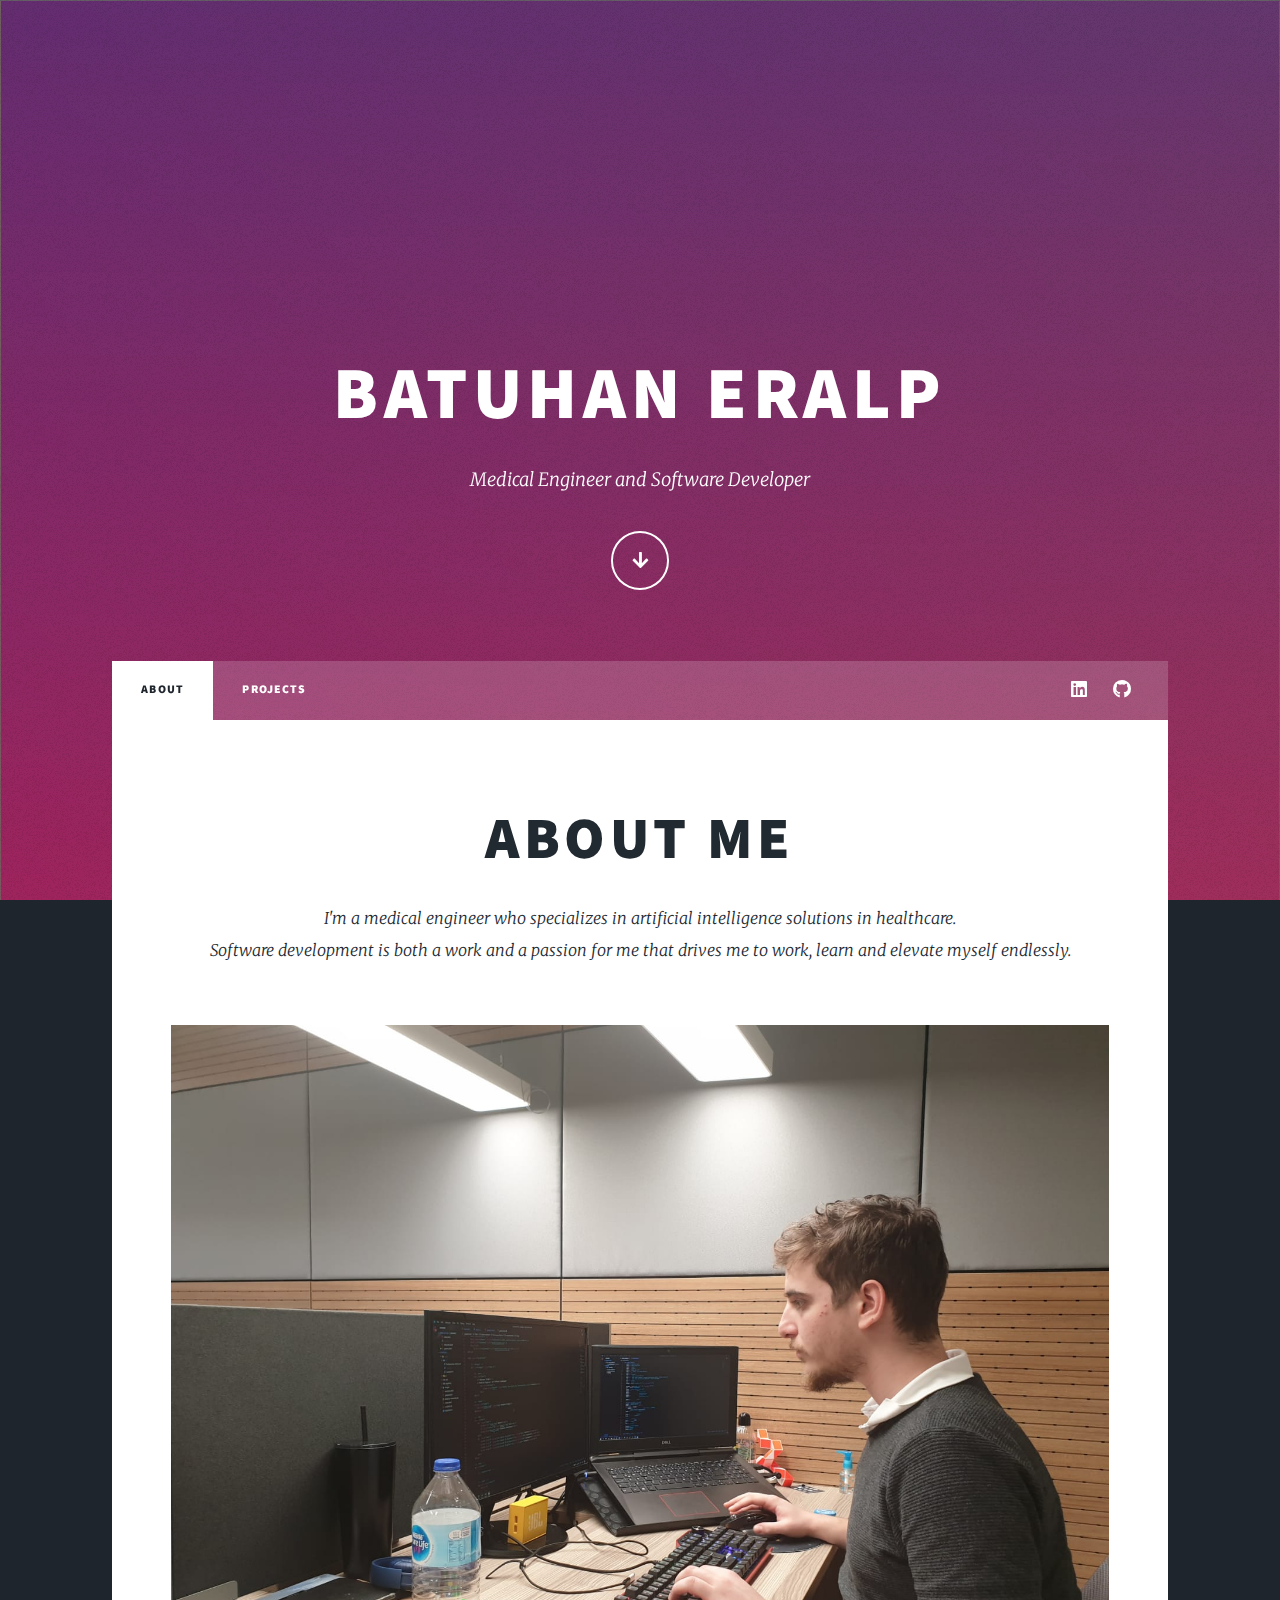
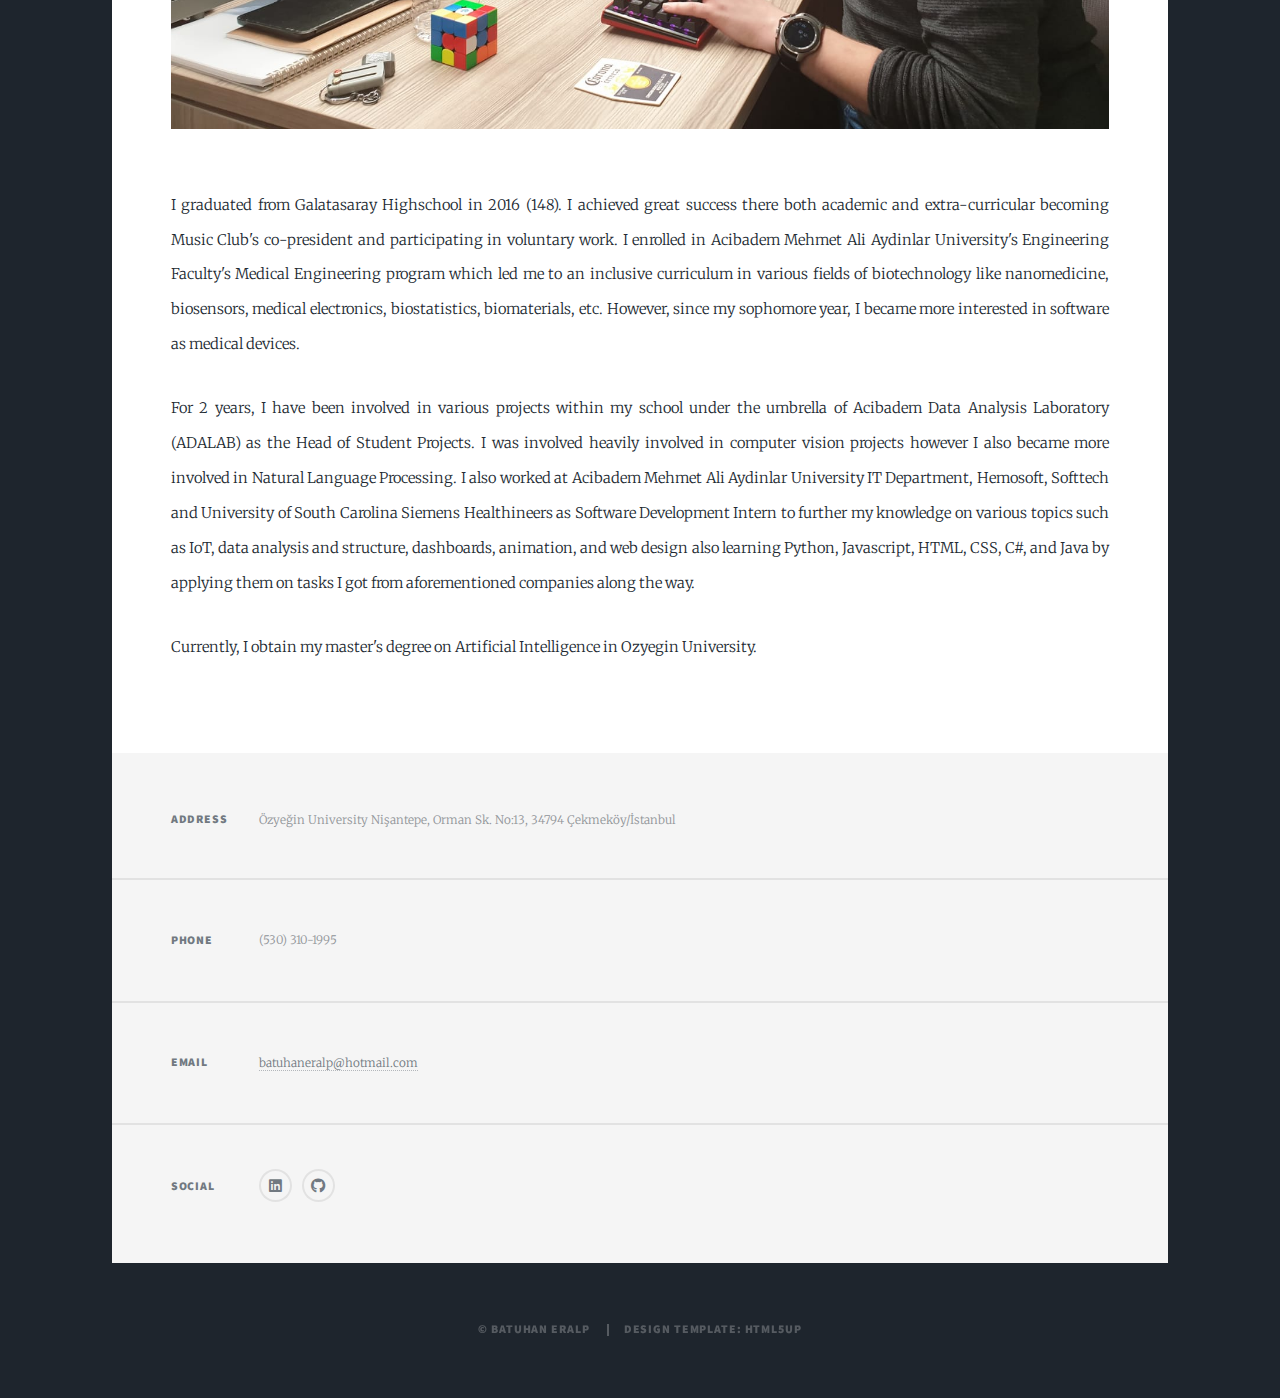
<file: index.html>
<!DOCTYPE HTML>
<!--
	Massively by HTML5 UP
	html5up.net | @ajlkn
	Free for personal and commercial use under the CCA 3.0 license (html5up.net/license)
-->
<html>

<head>
	<title>Batuhan Eralp</title>
	<meta charset="utf-8" />
	<meta name="viewport" content="width=device-width, initial-scale=1, user-scalable=no" />
	<link rel="stylesheet" href="assets/css/main.css" />
	<noscript>
		<link rel="stylesheet" href="assets/css/noscript.css" /></noscript>
</head>

<body class="is-preload">

	<!-- Wrapper -->
	<div id="wrapper">
		<!-- Intro -->
		<div id="intro">
			<h1>Batuhan Eralp</h1>
			<p>Medical Engineer and Software Developer</p>
			<ul class="actions">
				<li><a href="#header" class="button icon solid solo fa-arrow-down scrolly">Continue</a></li>
			</ul>
		</div>

		<!-- Header -->
		<header id="header">
			<a href="index.html" class="logo">Batuhan Eralp</a>
		</header>


		<!-- Nav -->
		<nav id="nav">
			<ul class="links">
				<li class="active"><a href="index.html">About</a></li>
				<li><a href="generic.html">Projects</a></li>
			</ul>
			<ul class="icons">
				<li><a href="https://www.linkedin.com/in/batuhaneralp/" target="_blank"
						class="icon brands fa-linkedin"><span class="label">Linkedin</span></a></li>
				<li><a href="https://github.com/batuhaneralp" target="_blank" class="icon brands fa-github"><span
							class="label">GitHub</span></a>
				</li>
			</ul>
		</nav>

		<!-- Main -->
		<div id="main">

			<!-- Post -->
			<section class="post">
				<header class="major">
					<h1>About Me</h1>
					<p>I'm a medical engineer who specializes in artificial intelligence solutions in healthcare.<br>
						Software development is both a work and a passion for me
						that drives me to work, learn and elevate myself endlessly.
					</p>
				</header>
				<div class="image main"><img src="images/pho1.jpeg" alt="" /></div>
				<p>I graduated from Galatasaray Highschool in 2016 (148). I achieved great success there both academic
					and
					extra-curricular becoming Music Club's co-president and participating in voluntary work. I enrolled
					in Acibadem
					Mehmet Ali Aydinlar University's Engineering Faculty's Medical Engineering program which led me to
					an inclusive
					curriculum in various fields of biotechnology like nanomedicine, biosensors, medical electronics,
					biostatistics,
					biomaterials, etc. However, since my sophomore year, I became more interested in software as medical
					devices.
				</p>
				<p>
					For 2 years, I have been involved in various projects within my school under the umbrella of
					Acibadem Data Analysis
					Laboratory (ADALAB) as the Head of Student Projects. I was involved heavily involved in computer
					vision projects
					however I also became more involved in Natural Language Processing. I also worked at Acibadem Mehmet
					Ali Aydinlar
					University IT Department, Hemosoft, Softtech and University of South Carolina Siemens Healthineers
					as Software
					Development Intern to further my knowledge on various topics such as IoT, data analysis and
					structure, dashboards,
					animation, and web design also learning Python, Javascript, HTML, CSS, C#, and Java by applying them
					on tasks I got
					from aforementioned companies along the way.
				</p>
				<p>
					Currently, I obtain my master's degree on Artificial Intelligence in Ozyegin University.
				</p>
			</section>

		</div>

		<!-- Footer -->
		<footer id="footer">

			<section class="split contact">
				<section class="alt">
					<h3>Address</h3>
					<p>Özyeğin University Nişantepe, Orman Sk. No:13, 34794 Çekmeköy/İstanbul</p>
				</section>
				<section>
					<h3>Phone</h3>
					<p>(530) 310-1995</a></p>
				</section>
				<section>
					<h3>Email</h3>
					<p><a href="mailto:batuhaneralp@hotmail.com">batuhaneralp@hotmail.com</a></p>
				</section>
				<section>
					<h3>Social</h3>
					<ul class="icons alt">
						<li><a href="https://www.linkedin.com/in/batuhaneralp/" target="_blank"
								class="icon brands fa-linkedin"><span class="label">Linkedin</span></a></li>
						<li><a href="https://github.com/batuhaneralp" target="_blank"
								class="icon brands fa-github"><span class="label">GitHub</span></a>
						</li>
					</ul>
				</section>
			</section>
		</footer>

		<!-- Copyright -->
		<div id="copyright">
			<ul>
				<li>&copy; Batuhan Eralp</li>
				<li>Design Template: HTML5UP</li>
			</ul>
		</div>

	</div>

	<!-- Scripts -->
	<script src="assets/js/jquery.min.js"></script>
	<script src="assets/js/jquery.scrollex.min.js"></script>
	<script src="assets/js/jquery.scrolly.min.js"></script>
	<script src="assets/js/browser.min.js"></script>
	<script src="assets/js/breakpoints.min.js"></script>
	<script src="assets/js/util.js"></script>
	<script src="assets/js/main.js"></script>

</body>

</html>
</file>
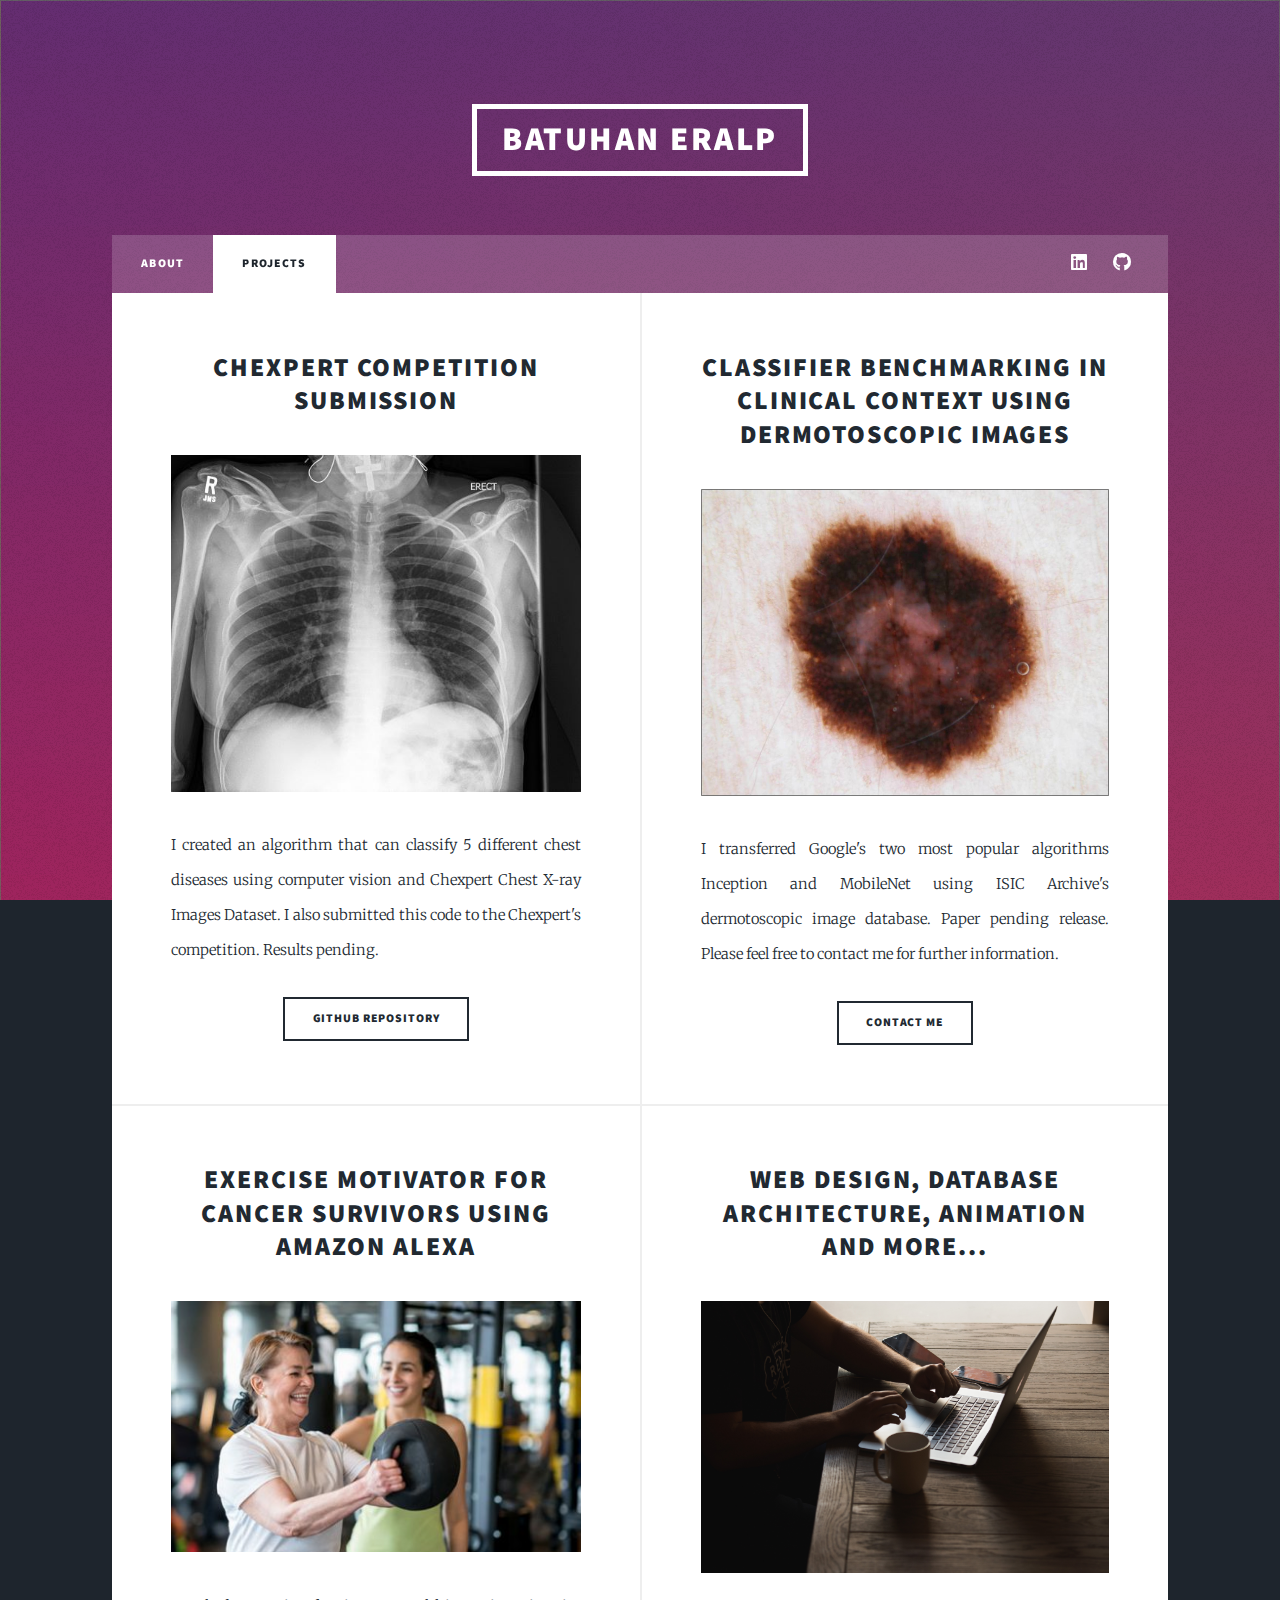
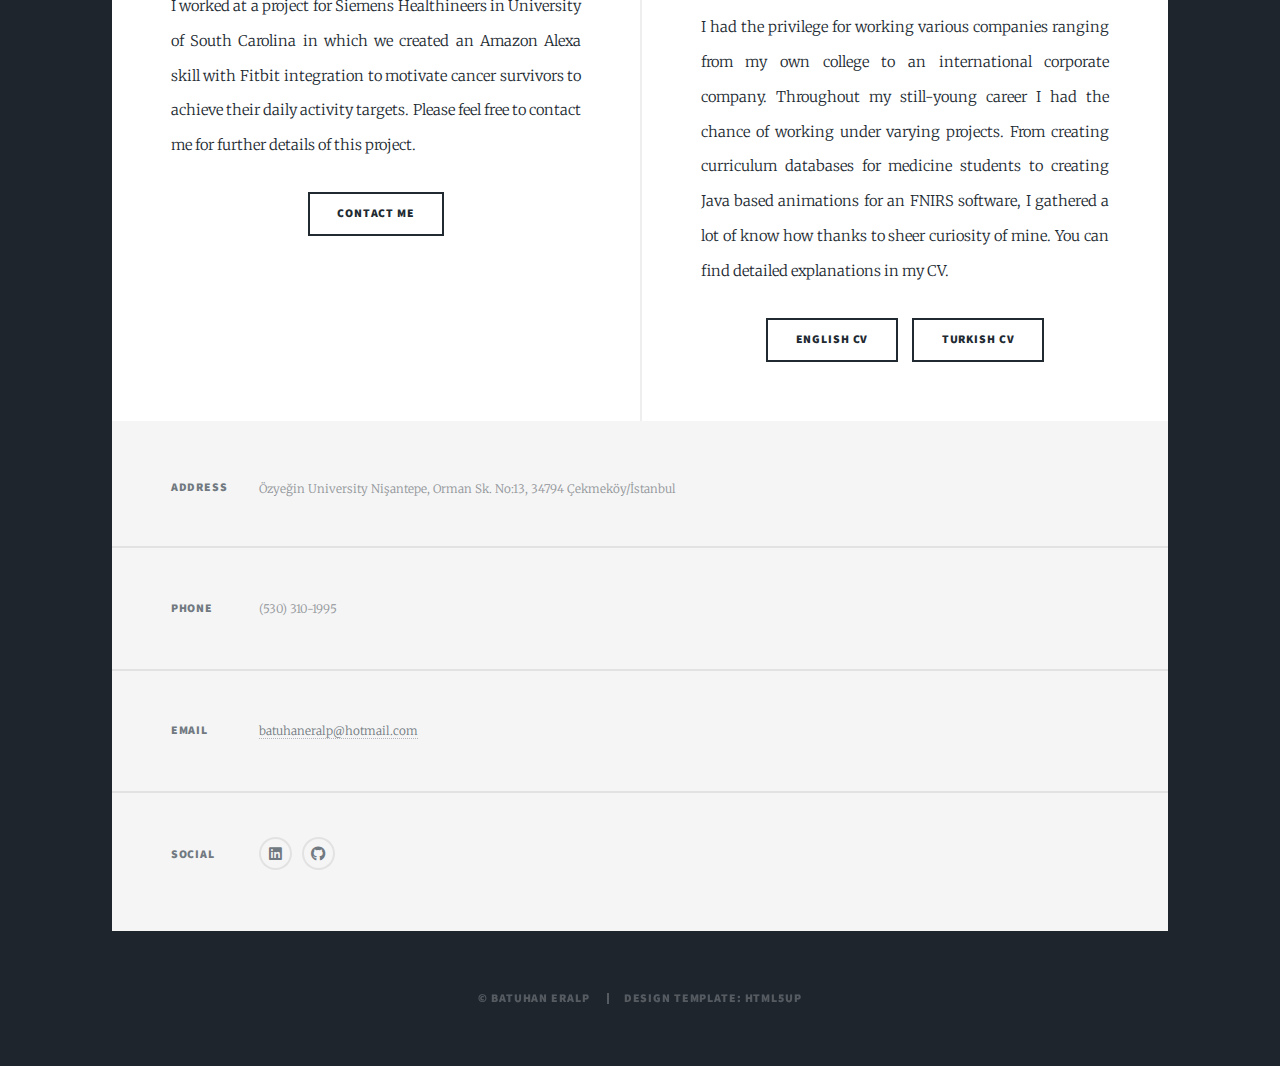
<file: generic.html>
<!DOCTYPE HTML>
<!--
	Massively by HTML5 UP
	html5up.net | @ajlkn
	Free for personal and commercial use under the CCA 3.0 license (html5up.net/license)
-->
<html>

<head>
	<title>Batuhan Eralp</title>
	<meta charset="utf-8" />
	<meta name="viewport" content="width=device-width, initial-scale=1, user-scalable=no" />
	<link rel="stylesheet" href="assets/css/main.css" />
	<noscript>
		<link rel="stylesheet" href="assets/css/noscript.css" /></noscript>
</head>

<body class="is-preload">

	<!-- Wrapper -->
	<div id="wrapper" class="fade-in">

		<!-- Header -->
		<header id="header">
			<a href="index.html" class="logo">Batuhan Eralp</a>
		</header>

		<!-- Nav -->
		<nav id="nav">
			<ul class="links">
				<li><a href="index.html">About</a></li>
				<li class="active"><a href="generic.html">Projects</a></li>
			</ul>
			<ul class="icons">
				<li><a href="https://www.linkedin.com/in/batuhaneralp/" target="_blank"
						class="icon brands fa-linkedin"><span class="label">Linkedin</span></a></li>
				<li><a href="https://github.com/batuhaneralp" target="_blank" class="icon brands fa-github"><span
							class="label">GitHub</span></a>
				</li>
			</ul>
		</nav>

		<!-- Main -->
		<div id="main">

			<!-- Featured Post -->


			<!-- Posts -->
			<section class="posts">
				<article>
					<header>
						<h2><a href="#">Chexpert Competition Submission</a></h2>
					</header>
					<a href="https://github.com/batuhaneralp/cheXpert-v.0" target="_blank" class="image fit"><img
							src="images/view1_frontal_2.jpeg" alt="" /></a>
					<p>I created an algorithm that can classify 5 different chest diseases using computer vision and
						Chexpert
						Chest X-ray Images Dataset.
						I also submitted this code to the Chexpert's competition. Results pending. </p>
					<ul class="actions special">
						<li><a href="https://github.com/batuhaneralp/cheXpert-v.0" target="_blank" class="button">GitHub
								Repository</a>
						</li>
					</ul>
				</article>
				<article>
					<header>
						<h2><a href="#">Classifier Benchmarking in Clinical Context using Dermotoscopic Images</a></h2>
					</header>
					<a class="image fit"><img src="images/ISIC_0000029.jpg" alt="" /></a>
					<p>I transferred Google's two most popular algorithms Inception and MobileNet using ISIC Archive's
						dermotoscopic image database. Paper pending release. Please feel free to contact me for further
						information.</p>
					<ul class="actions special">
						<li><a href="mailto:batuhaneralp@hotmail.com" class="button">Contact Me</a></li>
					</ul>
				</article>
				<article>
					<header>
						<h2><a href="#">Exercise Motivator for Cancer Survivors using Amazon Alexa</a></h2>
					</header>
					<a href="#" class="image fit"><img src="images/ex.jpg" alt="" /></a>
					<p>I worked at a project for Siemens Healthineers in University of South Carolina in which we
						created an Amazon Alexa skill with Fitbit integration to motivate cancer survivors to achieve
						their daily activity targets. Please feel free to contact me for further details of this
						project.</p>
					<ul class="actions special">
						<li><a href="mailto:batuhaneralp@hotmail.com" class="button">Contact Me</a></li>
					</ul>
				</article>
				<article>
					<header>
						<h2><a href="#">Web Design, Database Architecture, Animation and more...</a></h2>
					</header>
					<a href="#" class="image fit"><img src="images/code_1.jpg" alt="" /></a>
					<p>I had the privilege for working various companies ranging from my own college to an international
						corporate company. Throughout my still-young career I had the chance of working under varying
						projects. From creating curriculum databases for medicine students to creating Java based
						animations for an FNIRS software, I gathered a lot of know how thanks to sheer curiosity of
						mine. You can find detailed explanations in my CV.</p>
					<ul class="actions special">
						<li><a href="cv/CV_ENG.pdf" class="button">English CV</a></li>
						<li><a href="cv/CV_TR.pdf" class="button">Turkish CV</a></li>
					</ul>
				</article>
			</section>
		</div>

		<!-- Footer -->
		<footer id="footer">

			<section class="split contact">
				<section class="alt">
					<h3>Address</h3>
					<p>Özyeğin University Nişantepe, Orman Sk. No:13, 34794 Çekmeköy/İstanbul</p>
				</section>
				<section>
					<h3>Phone</h3>
					<p>(530) 310-1995</a></p>
				</section>
				<section>
					<h3>Email</h3>
					<p><a href="mailto:batuhaneralp@hotmail.com">batuhaneralp@hotmail.com</a></p>
				</section>
				<section>
					<h3>Social</h3>
					<ul class="icons alt">
						<li><a href="https://www.linkedin.com/in/batuhaneralp/" target="_blank"
								class="icon brands fa-linkedin"><span class="label">Linkedin</span></a></li>
						<li><a href="https://github.com/batuhaneralp" target="_blank"
								class="icon brands fa-github"><span class="label">GitHub</span></a>
						</li>
					</ul>
				</section>
			</section>
		</footer>

		<!-- Copyright -->
		<div id="copyright">
			<ul>
				<li>&copy; Batuhan Eralp</li>
				<li>Design Template: HTML5UP</li>
			</ul>
		</div>


	</div>

	<!-- Scripts -->
	<script src="assets/js/jquery.min.js"></script>
	<script src="assets/js/jquery.scrollex.min.js"></script>
	<script src="assets/js/jquery.scrolly.min.js"></script>
	<script src="assets/js/browser.min.js"></script>
	<script src="assets/js/breakpoints.min.js"></script>
	<script src="assets/js/util.js"></script>
	<script src="assets/js/main.js"></script>

</body>

</html>
</file>
<file: assets/css/main.css>
@import url(fontawesome-all.min.css);
@import url("https://fonts.googleapis.com/css?family=Merriweather:300,700,300italic,700italic|Source+Sans+Pro:900");

/*
	Massively by HTML5 UP
	html5up.net | @ajlkn
	Free for personal and commercial use under the CCA 3.0 license (html5up.net/license)
*/

html,
body,
div,
span,
applet,
object,
iframe,
h1,
h2,
h3,
h4,
h5,
h6,
p,
blockquote,
pre,
a,
abbr,
acronym,
address,
big,
cite,
code,
del,
dfn,
em,
img,
ins,
kbd,
q,
s,
samp,
small,
strike,
strong,
sub,
sup,
tt,
var,
b,
u,
i,
center,
dl,
dt,
dd,
ol,
ul,
li,
fieldset,
form,
label,
legend,
table,
caption,
tbody,
tfoot,
thead,
tr,
th,
td,
article,
aside,
canvas,
details,
embed,
figure,
figcaption,
footer,
header,
hgroup,
menu,
nav,
output,
ruby,
section,
summary,
time,
mark,
audio,
video {
	margin: 0;
	padding: 0;
	border: 0;
	font-size: 100%;
	font: inherit;
	vertical-align: baseline;
}

article,
aside,
details,
figcaption,
figure,
footer,
header,
hgroup,
menu,
nav,
section {
	display: block;
}

body {
	line-height: 1;
}

ol,
ul {
	list-style: none;
}

blockquote,
q {
	quotes: none;
}

blockquote:before,
blockquote:after,
q:before,
q:after {
	content: '';
	content: none;
}

table {
	border-collapse: collapse;
	border-spacing: 0;
}

body {
	-webkit-text-size-adjust: none;
}

mark {
	background-color: transparent;
	color: inherit;
}

input::-moz-focus-inner {
	border: 0;
	padding: 0;
}

input,
select,
textarea {
	-moz-appearance: none;
	-webkit-appearance: none;
	-ms-appearance: none;
	appearance: none;
}

/* Basic */

@-ms-viewport {
	width: device-width;
}

body {
	-ms-overflow-style: scrollbar;
}

@media screen and (max-width: 480px) {

	html,
	body {
		min-width: 320px;
	}

}

html {
	box-sizing: border-box;
}

*,
*:before,
*:after {
	box-sizing: inherit;
}

body {
	background-color: #1e252d;
}

body.is-preload *,
body.is-preload *:before,
body.is-preload *:after {
	-moz-animation: none !important;
	-webkit-animation: none !important;
	-ms-animation: none !important;
	animation: none !important;
	-moz-transition: none !important;
	-webkit-transition: none !important;
	-ms-transition: none !important;
	transition: none !important;
}

/* Type */

html {
	font-size: 16pt;
}

@media screen and (max-width: 1680px) {

	html {
		font-size: 12pt;
	}

}

@media screen and (max-width: 1280px) {

	html {
		font-size: 11pt;
	}

}

@media screen and (max-width: 360px) {

	html {
		font-size: 10pt;
	}

}

body {
	color: #212931;
}

body,
input,
select,
textarea {
	font-family: "Merriweather", Georgia, serif;
	font-weight: 300;
	font-size: 1rem;
	line-height: 2.375;
}

a {
	-moz-transition: color 0.2s ease-in-out, background-color 0.2s ease-in-out, border-color 0.2s ease-in-out, box-shadow 0.2s ease-in-out;
	-webkit-transition: color 0.2s ease-in-out, background-color 0.2s ease-in-out, border-color 0.2s ease-in-out, box-shadow 0.2s ease-in-out;
	-ms-transition: color 0.2s ease-in-out, background-color 0.2s ease-in-out, border-color 0.2s ease-in-out, box-shadow 0.2s ease-in-out;
	transition: color 0.2s ease-in-out, background-color 0.2s ease-in-out, border-color 0.2s ease-in-out, box-shadow 0.2s ease-in-out;
	border-bottom: dotted 1px;
	text-decoration: none;
}

a:hover {
	border-bottom-color: transparent;
}

strong,
b {
	font-weight: 600;
}

em,
i {
	font-style: italic;
}

p {
	text-align: justify;
	margin: 0 0 2rem 0;
}

h1,
h2,
h3,
h4,
h5,
h6 {
	font-family: "Source Sans Pro", Helvetica, sans-serif;
	font-weight: 900;
	line-height: 1.5;
	letter-spacing: 0.075em;
	text-transform: uppercase;
	margin: 0 0 1rem 0;
}

h1 a,
h2 a,
h3 a,
h4 a,
h5 a,
h6 a {
	border-bottom: 0;
	color: inherit;
	text-decoration: none;
}

h1 {
	font-size: 4rem;
	line-height: 1.1;
	margin: 0 0 2rem 0;
}

h2 {
	font-size: 1.75rem;
	line-height: 1.3;
	margin: 0 0 1.5rem 0;
}

h3 {
	font-size: 1.25rem;
	margin: 0 0 1.5rem 0;
}

h4 {
	font-size: 1rem;
}

h5 {
	font-size: 0.9rem;
}

h6 {
	font-size: 0.8rem;
}

sub {
	font-size: 0.8rem;
	position: relative;
	top: 0.5rem;
}

sup {
	font-size: 0.8rem;
	position: relative;
	top: -0.5rem;
}

blockquote {
	border-left: solid 4px;
	font-style: italic;
	margin: 0 0 2rem 0;
	padding: 0.5rem 0 0.5rem 2rem;
}

code {
	border: solid 2px;
	font-family: "Courier New", monospace;
	font-size: 0.9rem;
	margin: 0 0.25rem;
	padding: 0.25rem 0.65rem;
}

pre {
	-webkit-overflow-scrolling: touch;
	font-family: "Courier New", monospace;
	font-size: 0.9rem;
	margin: 0 0 2rem 0;
}

pre code {
	display: block;
	line-height: 1.75;
	padding: 1rem 1.5rem;
	overflow-x: auto;
}

hr {
	border: 0;
	border-bottom: solid 2px;
	margin: 3rem 0;
}

hr.major {
	margin: 5rem 0;
}

.align-left {
	text-align: left;
}

.align-center {
	text-align: center;
}

.align-right {
	text-align: right;
}

input,
select,
textarea {
	color: #212931;
}

a {
	color: #212931;
	border-bottom-color: rgba(33, 41, 49, 0.5);
}

a:hover {
	border-bottom-color: transparent;
	color: #DF2073 !important;
}

strong,
b {
	color: #212931;
}

h1,
h2,
h3,
h4,
h5,
h6 {
	color: #212931;
}

blockquote {
	border-left-color: #eeeeee;
}

code {
	background: rgba(220, 220, 220, 0.25);
	border-color: #eeeeee;
}

hr {
	border-bottom-color: #eeeeee;
}

/* Row */

.row {
	display: flex;
	flex-wrap: wrap;
	box-sizing: border-box;
	align-items: stretch;
}

.row>* {
	box-sizing: border-box;
}

.row.gtr-uniform>*> :last-child {
	margin-bottom: 0;
}

.row.aln-left {
	justify-content: flex-start;
}

.row.aln-center {
	justify-content: center;
}

.row.aln-right {
	justify-content: flex-end;
}

.row.aln-top {
	align-items: flex-start;
}

.row.aln-middle {
	align-items: center;
}

.row.aln-bottom {
	align-items: flex-end;
}

.row>.imp {
	order: -1;
}

.row>.col-1 {
	width: 8.33333%;
}

.row>.off-1 {
	margin-left: 8.33333%;
}

.row>.col-2 {
	width: 16.66667%;
}

.row>.off-2 {
	margin-left: 16.66667%;
}

.row>.col-3 {
	width: 25%;
}

.row>.off-3 {
	margin-left: 25%;
}

.row>.col-4 {
	width: 33.33333%;
}

.row>.off-4 {
	margin-left: 33.33333%;
}

.row>.col-5 {
	width: 41.66667%;
}

.row>.off-5 {
	margin-left: 41.66667%;
}

.row>.col-6 {
	width: 50%;
}

.row>.off-6 {
	margin-left: 50%;
}

.row>.col-7 {
	width: 58.33333%;
}

.row>.off-7 {
	margin-left: 58.33333%;
}

.row>.col-8 {
	width: 66.66667%;
}

.row>.off-8 {
	margin-left: 66.66667%;
}

.row>.col-9 {
	width: 75%;
}

.row>.off-9 {
	margin-left: 75%;
}

.row>.col-10 {
	width: 83.33333%;
}

.row>.off-10 {
	margin-left: 83.33333%;
}

.row>.col-11 {
	width: 91.66667%;
}

.row>.off-11 {
	margin-left: 91.66667%;
}

.row>.col-12 {
	width: 100%;
}

.row>.off-12 {
	margin-left: 100%;
}

.row.gtr-0 {
	margin-top: 0;
	margin-left: 0rem;
}

.row.gtr-0>* {
	padding: 0 0 0 0rem;
}

.row.gtr-0.gtr-uniform {
	margin-top: 0rem;
}

.row.gtr-0.gtr-uniform>* {
	padding-top: 0rem;
}

.row.gtr-25 {
	margin-top: 0;
	margin-left: -0.375rem;
}

.row.gtr-25>* {
	padding: 0 0 0 0.375rem;
}

.row.gtr-25.gtr-uniform {
	margin-top: -0.375rem;
}

.row.gtr-25.gtr-uniform>* {
	padding-top: 0.375rem;
}

.row.gtr-50 {
	margin-top: 0;
	margin-left: -0.75rem;
}

.row.gtr-50>* {
	padding: 0 0 0 0.75rem;
}

.row.gtr-50.gtr-uniform {
	margin-top: -0.75rem;
}

.row.gtr-50.gtr-uniform>* {
	padding-top: 0.75rem;
}

.row {
	margin-top: 0;
	margin-left: -1.5rem;
}

.row>* {
	padding: 0 0 0 1.5rem;
}

.row.gtr-uniform {
	margin-top: -1.5rem;
}

.row.gtr-uniform>* {
	padding-top: 1.5rem;
}

.row.gtr-150 {
	margin-top: 0;
	margin-left: -2.25rem;
}

.row.gtr-150>* {
	padding: 0 0 0 2.25rem;
}

.row.gtr-150.gtr-uniform {
	margin-top: -2.25rem;
}

.row.gtr-150.gtr-uniform>* {
	padding-top: 2.25rem;
}

.row.gtr-200 {
	margin-top: 0;
	margin-left: -3rem;
}

.row.gtr-200>* {
	padding: 0 0 0 3rem;
}

.row.gtr-200.gtr-uniform {
	margin-top: -3rem;
}

.row.gtr-200.gtr-uniform>* {
	padding-top: 3rem;
}

@media screen and (max-width: 1680px) {

	.row {
		display: flex;
		flex-wrap: wrap;
		box-sizing: border-box;
		align-items: stretch;
	}

	.row>* {
		box-sizing: border-box;
	}

	.row.gtr-uniform>*> :last-child {
		margin-bottom: 0;
	}

	.row.aln-left {
		justify-content: flex-start;
	}

	.row.aln-center {
		justify-content: center;
	}

	.row.aln-right {
		justify-content: flex-end;
	}

	.row.aln-top {
		align-items: flex-start;
	}

	.row.aln-middle {
		align-items: center;
	}

	.row.aln-bottom {
		align-items: flex-end;
	}

	.row>.imp-xlarge {
		order: -1;
	}

	.row>.col-1-xlarge {
		width: 8.33333%;
	}

	.row>.off-1-xlarge {
		margin-left: 8.33333%;
	}

	.row>.col-2-xlarge {
		width: 16.66667%;
	}

	.row>.off-2-xlarge {
		margin-left: 16.66667%;
	}

	.row>.col-3-xlarge {
		width: 25%;
	}

	.row>.off-3-xlarge {
		margin-left: 25%;
	}

	.row>.col-4-xlarge {
		width: 33.33333%;
	}

	.row>.off-4-xlarge {
		margin-left: 33.33333%;
	}

	.row>.col-5-xlarge {
		width: 41.66667%;
	}

	.row>.off-5-xlarge {
		margin-left: 41.66667%;
	}

	.row>.col-6-xlarge {
		width: 50%;
	}

	.row>.off-6-xlarge {
		margin-left: 50%;
	}

	.row>.col-7-xlarge {
		width: 58.33333%;
	}

	.row>.off-7-xlarge {
		margin-left: 58.33333%;
	}

	.row>.col-8-xlarge {
		width: 66.66667%;
	}

	.row>.off-8-xlarge {
		margin-left: 66.66667%;
	}

	.row>.col-9-xlarge {
		width: 75%;
	}

	.row>.off-9-xlarge {
		margin-left: 75%;
	}

	.row>.col-10-xlarge {
		width: 83.33333%;
	}

	.row>.off-10-xlarge {
		margin-left: 83.33333%;
	}

	.row>.col-11-xlarge {
		width: 91.66667%;
	}

	.row>.off-11-xlarge {
		margin-left: 91.66667%;
	}

	.row>.col-12-xlarge {
		width: 100%;
	}

	.row>.off-12-xlarge {
		margin-left: 100%;
	}

	.row.gtr-0 {
		margin-top: 0;
		margin-left: 0rem;
	}

	.row.gtr-0>* {
		padding: 0 0 0 0rem;
	}

	.row.gtr-0.gtr-uniform {
		margin-top: 0rem;
	}

	.row.gtr-0.gtr-uniform>* {
		padding-top: 0rem;
	}

	.row.gtr-25 {
		margin-top: 0;
		margin-left: -0.375rem;
	}

	.row.gtr-25>* {
		padding: 0 0 0 0.375rem;
	}

	.row.gtr-25.gtr-uniform {
		margin-top: -0.375rem;
	}

	.row.gtr-25.gtr-uniform>* {
		padding-top: 0.375rem;
	}

	.row.gtr-50 {
		margin-top: 0;
		margin-left: -0.75rem;
	}

	.row.gtr-50>* {
		padding: 0 0 0 0.75rem;
	}

	.row.gtr-50.gtr-uniform {
		margin-top: -0.75rem;
	}

	.row.gtr-50.gtr-uniform>* {
		padding-top: 0.75rem;
	}

	.row {
		margin-top: 0;
		margin-left: -1.5rem;
	}

	.row>* {
		padding: 0 0 0 1.5rem;
	}

	.row.gtr-uniform {
		margin-top: -1.5rem;
	}

	.row.gtr-uniform>* {
		padding-top: 1.5rem;
	}

	.row.gtr-150 {
		margin-top: 0;
		margin-left: -2.25rem;
	}

	.row.gtr-150>* {
		padding: 0 0 0 2.25rem;
	}

	.row.gtr-150.gtr-uniform {
		margin-top: -2.25rem;
	}

	.row.gtr-150.gtr-uniform>* {
		padding-top: 2.25rem;
	}

	.row.gtr-200 {
		margin-top: 0;
		margin-left: -3rem;
	}

	.row.gtr-200>* {
		padding: 0 0 0 3rem;
	}

	.row.gtr-200.gtr-uniform {
		margin-top: -3rem;
	}

	.row.gtr-200.gtr-uniform>* {
		padding-top: 3rem;
	}

}

@media screen and (max-width: 1280px) {

	.row {
		display: flex;
		flex-wrap: wrap;
		box-sizing: border-box;
		align-items: stretch;
	}

	.row>* {
		box-sizing: border-box;
	}

	.row.gtr-uniform>*> :last-child {
		margin-bottom: 0;
	}

	.row.aln-left {
		justify-content: flex-start;
	}

	.row.aln-center {
		justify-content: center;
	}

	.row.aln-right {
		justify-content: flex-end;
	}

	.row.aln-top {
		align-items: flex-start;
	}

	.row.aln-middle {
		align-items: center;
	}

	.row.aln-bottom {
		align-items: flex-end;
	}

	.row>.imp-large {
		order: -1;
	}

	.row>.col-1-large {
		width: 8.33333%;
	}

	.row>.off-1-large {
		margin-left: 8.33333%;
	}

	.row>.col-2-large {
		width: 16.66667%;
	}

	.row>.off-2-large {
		margin-left: 16.66667%;
	}

	.row>.col-3-large {
		width: 25%;
	}

	.row>.off-3-large {
		margin-left: 25%;
	}

	.row>.col-4-large {
		width: 33.33333%;
	}

	.row>.off-4-large {
		margin-left: 33.33333%;
	}

	.row>.col-5-large {
		width: 41.66667%;
	}

	.row>.off-5-large {
		margin-left: 41.66667%;
	}

	.row>.col-6-large {
		width: 50%;
	}

	.row>.off-6-large {
		margin-left: 50%;
	}

	.row>.col-7-large {
		width: 58.33333%;
	}

	.row>.off-7-large {
		margin-left: 58.33333%;
	}

	.row>.col-8-large {
		width: 66.66667%;
	}

	.row>.off-8-large {
		margin-left: 66.66667%;
	}

	.row>.col-9-large {
		width: 75%;
	}

	.row>.off-9-large {
		margin-left: 75%;
	}

	.row>.col-10-large {
		width: 83.33333%;
	}

	.row>.off-10-large {
		margin-left: 83.33333%;
	}

	.row>.col-11-large {
		width: 91.66667%;
	}

	.row>.off-11-large {
		margin-left: 91.66667%;
	}

	.row>.col-12-large {
		width: 100%;
	}

	.row>.off-12-large {
		margin-left: 100%;
	}

	.row.gtr-0 {
		margin-top: 0;
		margin-left: 0rem;
	}

	.row.gtr-0>* {
		padding: 0 0 0 0rem;
	}

	.row.gtr-0.gtr-uniform {
		margin-top: 0rem;
	}

	.row.gtr-0.gtr-uniform>* {
		padding-top: 0rem;
	}

	.row.gtr-25 {
		margin-top: 0;
		margin-left: -0.375rem;
	}

	.row.gtr-25>* {
		padding: 0 0 0 0.375rem;
	}

	.row.gtr-25.gtr-uniform {
		margin-top: -0.375rem;
	}

	.row.gtr-25.gtr-uniform>* {
		padding-top: 0.375rem;
	}

	.row.gtr-50 {
		margin-top: 0;
		margin-left: -0.75rem;
	}

	.row.gtr-50>* {
		padding: 0 0 0 0.75rem;
	}

	.row.gtr-50.gtr-uniform {
		margin-top: -0.75rem;
	}

	.row.gtr-50.gtr-uniform>* {
		padding-top: 0.75rem;
	}

	.row {
		margin-top: 0;
		margin-left: -1.5rem;
	}

	.row>* {
		padding: 0 0 0 1.5rem;
	}

	.row.gtr-uniform {
		margin-top: -1.5rem;
	}

	.row.gtr-uniform>* {
		padding-top: 1.5rem;
	}

	.row.gtr-150 {
		margin-top: 0;
		margin-left: -2.25rem;
	}

	.row.gtr-150>* {
		padding: 0 0 0 2.25rem;
	}

	.row.gtr-150.gtr-uniform {
		margin-top: -2.25rem;
	}

	.row.gtr-150.gtr-uniform>* {
		padding-top: 2.25rem;
	}

	.row.gtr-200 {
		margin-top: 0;
		margin-left: -3rem;
	}

	.row.gtr-200>* {
		padding: 0 0 0 3rem;
	}

	.row.gtr-200.gtr-uniform {
		margin-top: -3rem;
	}

	.row.gtr-200.gtr-uniform>* {
		padding-top: 3rem;
	}

}

@media screen and (max-width: 980px) {

	.row {
		display: flex;
		flex-wrap: wrap;
		box-sizing: border-box;
		align-items: stretch;
	}

	.row>* {
		box-sizing: border-box;
	}

	.row.gtr-uniform>*> :last-child {
		margin-bottom: 0;
	}

	.row.aln-left {
		justify-content: flex-start;
	}

	.row.aln-center {
		justify-content: center;
	}

	.row.aln-right {
		justify-content: flex-end;
	}

	.row.aln-top {
		align-items: flex-start;
	}

	.row.aln-middle {
		align-items: center;
	}

	.row.aln-bottom {
		align-items: flex-end;
	}

	.row>.imp-medium {
		order: -1;
	}

	.row>.col-1-medium {
		width: 8.33333%;
	}

	.row>.off-1-medium {
		margin-left: 8.33333%;
	}

	.row>.col-2-medium {
		width: 16.66667%;
	}

	.row>.off-2-medium {
		margin-left: 16.66667%;
	}

	.row>.col-3-medium {
		width: 25%;
	}

	.row>.off-3-medium {
		margin-left: 25%;
	}

	.row>.col-4-medium {
		width: 33.33333%;
	}

	.row>.off-4-medium {
		margin-left: 33.33333%;
	}

	.row>.col-5-medium {
		width: 41.66667%;
	}

	.row>.off-5-medium {
		margin-left: 41.66667%;
	}

	.row>.col-6-medium {
		width: 50%;
	}

	.row>.off-6-medium {
		margin-left: 50%;
	}

	.row>.col-7-medium {
		width: 58.33333%;
	}

	.row>.off-7-medium {
		margin-left: 58.33333%;
	}

	.row>.col-8-medium {
		width: 66.66667%;
	}

	.row>.off-8-medium {
		margin-left: 66.66667%;
	}

	.row>.col-9-medium {
		width: 75%;
	}

	.row>.off-9-medium {
		margin-left: 75%;
	}

	.row>.col-10-medium {
		width: 83.33333%;
	}

	.row>.off-10-medium {
		margin-left: 83.33333%;
	}

	.row>.col-11-medium {
		width: 91.66667%;
	}

	.row>.off-11-medium {
		margin-left: 91.66667%;
	}

	.row>.col-12-medium {
		width: 100%;
	}

	.row>.off-12-medium {
		margin-left: 100%;
	}

	.row.gtr-0 {
		margin-top: 0;
		margin-left: 0rem;
	}

	.row.gtr-0>* {
		padding: 0 0 0 0rem;
	}

	.row.gtr-0.gtr-uniform {
		margin-top: 0rem;
	}

	.row.gtr-0.gtr-uniform>* {
		padding-top: 0rem;
	}

	.row.gtr-25 {
		margin-top: 0;
		margin-left: -0.375rem;
	}

	.row.gtr-25>* {
		padding: 0 0 0 0.375rem;
	}

	.row.gtr-25.gtr-uniform {
		margin-top: -0.375rem;
	}

	.row.gtr-25.gtr-uniform>* {
		padding-top: 0.375rem;
	}

	.row.gtr-50 {
		margin-top: 0;
		margin-left: -0.75rem;
	}

	.row.gtr-50>* {
		padding: 0 0 0 0.75rem;
	}

	.row.gtr-50.gtr-uniform {
		margin-top: -0.75rem;
	}

	.row.gtr-50.gtr-uniform>* {
		padding-top: 0.75rem;
	}

	.row {
		margin-top: 0;
		margin-left: -1.5rem;
	}

	.row>* {
		padding: 0 0 0 1.5rem;
	}

	.row.gtr-uniform {
		margin-top: -1.5rem;
	}

	.row.gtr-uniform>* {
		padding-top: 1.5rem;
	}

	.row.gtr-150 {
		margin-top: 0;
		margin-left: -2.25rem;
	}

	.row.gtr-150>* {
		padding: 0 0 0 2.25rem;
	}

	.row.gtr-150.gtr-uniform {
		margin-top: -2.25rem;
	}

	.row.gtr-150.gtr-uniform>* {
		padding-top: 2.25rem;
	}

	.row.gtr-200 {
		margin-top: 0;
		margin-left: -3rem;
	}

	.row.gtr-200>* {
		padding: 0 0 0 3rem;
	}

	.row.gtr-200.gtr-uniform {
		margin-top: -3rem;
	}

	.row.gtr-200.gtr-uniform>* {
		padding-top: 3rem;
	}

}

@media screen and (max-width: 736px) {

	.row {
		display: flex;
		flex-wrap: wrap;
		box-sizing: border-box;
		align-items: stretch;
	}

	.row>* {
		box-sizing: border-box;
	}

	.row.gtr-uniform>*> :last-child {
		margin-bottom: 0;
	}

	.row.aln-left {
		justify-content: flex-start;
	}

	.row.aln-center {
		justify-content: center;
	}

	.row.aln-right {
		justify-content: flex-end;
	}

	.row.aln-top {
		align-items: flex-start;
	}

	.row.aln-middle {
		align-items: center;
	}

	.row.aln-bottom {
		align-items: flex-end;
	}

	.row>.imp-small {
		order: -1;
	}

	.row>.col-1-small {
		width: 8.33333%;
	}

	.row>.off-1-small {
		margin-left: 8.33333%;
	}

	.row>.col-2-small {
		width: 16.66667%;
	}

	.row>.off-2-small {
		margin-left: 16.66667%;
	}

	.row>.col-3-small {
		width: 25%;
	}

	.row>.off-3-small {
		margin-left: 25%;
	}

	.row>.col-4-small {
		width: 33.33333%;
	}

	.row>.off-4-small {
		margin-left: 33.33333%;
	}

	.row>.col-5-small {
		width: 41.66667%;
	}

	.row>.off-5-small {
		margin-left: 41.66667%;
	}

	.row>.col-6-small {
		width: 50%;
	}

	.row>.off-6-small {
		margin-left: 50%;
	}

	.row>.col-7-small {
		width: 58.33333%;
	}

	.row>.off-7-small {
		margin-left: 58.33333%;
	}

	.row>.col-8-small {
		width: 66.66667%;
	}

	.row>.off-8-small {
		margin-left: 66.66667%;
	}

	.row>.col-9-small {
		width: 75%;
	}

	.row>.off-9-small {
		margin-left: 75%;
	}

	.row>.col-10-small {
		width: 83.33333%;
	}

	.row>.off-10-small {
		margin-left: 83.33333%;
	}

	.row>.col-11-small {
		width: 91.66667%;
	}

	.row>.off-11-small {
		margin-left: 91.66667%;
	}

	.row>.col-12-small {
		width: 100%;
	}

	.row>.off-12-small {
		margin-left: 100%;
	}

	.row.gtr-0 {
		margin-top: 0;
		margin-left: 0rem;
	}

	.row.gtr-0>* {
		padding: 0 0 0 0rem;
	}

	.row.gtr-0.gtr-uniform {
		margin-top: 0rem;
	}

	.row.gtr-0.gtr-uniform>* {
		padding-top: 0rem;
	}

	.row.gtr-25 {
		margin-top: 0;
		margin-left: -0.375rem;
	}

	.row.gtr-25>* {
		padding: 0 0 0 0.375rem;
	}

	.row.gtr-25.gtr-uniform {
		margin-top: -0.375rem;
	}

	.row.gtr-25.gtr-uniform>* {
		padding-top: 0.375rem;
	}

	.row.gtr-50 {
		margin-top: 0;
		margin-left: -0.75rem;
	}

	.row.gtr-50>* {
		padding: 0 0 0 0.75rem;
	}

	.row.gtr-50.gtr-uniform {
		margin-top: -0.75rem;
	}

	.row.gtr-50.gtr-uniform>* {
		padding-top: 0.75rem;
	}

	.row {
		margin-top: 0;
		margin-left: -1.5rem;
	}

	.row>* {
		padding: 0 0 0 1.5rem;
	}

	.row.gtr-uniform {
		margin-top: -1.5rem;
	}

	.row.gtr-uniform>* {
		padding-top: 1.5rem;
	}

	.row.gtr-150 {
		margin-top: 0;
		margin-left: -2.25rem;
	}

	.row.gtr-150>* {
		padding: 0 0 0 2.25rem;
	}

	.row.gtr-150.gtr-uniform {
		margin-top: -2.25rem;
	}

	.row.gtr-150.gtr-uniform>* {
		padding-top: 2.25rem;
	}

	.row.gtr-200 {
		margin-top: 0;
		margin-left: -3rem;
	}

	.row.gtr-200>* {
		padding: 0 0 0 3rem;
	}

	.row.gtr-200.gtr-uniform {
		margin-top: -3rem;
	}

	.row.gtr-200.gtr-uniform>* {
		padding-top: 3rem;
	}

}

@media screen and (max-width: 480px) {

	.row {
		display: flex;
		flex-wrap: wrap;
		box-sizing: border-box;
		align-items: stretch;
	}

	.row>* {
		box-sizing: border-box;
	}

	.row.gtr-uniform>*> :last-child {
		margin-bottom: 0;
	}

	.row.aln-left {
		justify-content: flex-start;
	}

	.row.aln-center {
		justify-content: center;
	}

	.row.aln-right {
		justify-content: flex-end;
	}

	.row.aln-top {
		align-items: flex-start;
	}

	.row.aln-middle {
		align-items: center;
	}

	.row.aln-bottom {
		align-items: flex-end;
	}

	.row>.imp-xsmall {
		order: -1;
	}

	.row>.col-1-xsmall {
		width: 8.33333%;
	}

	.row>.off-1-xsmall {
		margin-left: 8.33333%;
	}

	.row>.col-2-xsmall {
		width: 16.66667%;
	}

	.row>.off-2-xsmall {
		margin-left: 16.66667%;
	}

	.row>.col-3-xsmall {
		width: 25%;
	}

	.row>.off-3-xsmall {
		margin-left: 25%;
	}

	.row>.col-4-xsmall {
		width: 33.33333%;
	}

	.row>.off-4-xsmall {
		margin-left: 33.33333%;
	}

	.row>.col-5-xsmall {
		width: 41.66667%;
	}

	.row>.off-5-xsmall {
		margin-left: 41.66667%;
	}

	.row>.col-6-xsmall {
		width: 50%;
	}

	.row>.off-6-xsmall {
		margin-left: 50%;
	}

	.row>.col-7-xsmall {
		width: 58.33333%;
	}

	.row>.off-7-xsmall {
		margin-left: 58.33333%;
	}

	.row>.col-8-xsmall {
		width: 66.66667%;
	}

	.row>.off-8-xsmall {
		margin-left: 66.66667%;
	}

	.row>.col-9-xsmall {
		width: 75%;
	}

	.row>.off-9-xsmall {
		margin-left: 75%;
	}

	.row>.col-10-xsmall {
		width: 83.33333%;
	}

	.row>.off-10-xsmall {
		margin-left: 83.33333%;
	}

	.row>.col-11-xsmall {
		width: 91.66667%;
	}

	.row>.off-11-xsmall {
		margin-left: 91.66667%;
	}

	.row>.col-12-xsmall {
		width: 100%;
	}

	.row>.off-12-xsmall {
		margin-left: 100%;
	}

	.row.gtr-0 {
		margin-top: 0;
		margin-left: 0rem;
	}

	.row.gtr-0>* {
		padding: 0 0 0 0rem;
	}

	.row.gtr-0.gtr-uniform {
		margin-top: 0rem;
	}

	.row.gtr-0.gtr-uniform>* {
		padding-top: 0rem;
	}

	.row.gtr-25 {
		margin-top: 0;
		margin-left: -0.375rem;
	}

	.row.gtr-25>* {
		padding: 0 0 0 0.375rem;
	}

	.row.gtr-25.gtr-uniform {
		margin-top: -0.375rem;
	}

	.row.gtr-25.gtr-uniform>* {
		padding-top: 0.375rem;
	}

	.row.gtr-50 {
		margin-top: 0;
		margin-left: -0.75rem;
	}

	.row.gtr-50>* {
		padding: 0 0 0 0.75rem;
	}

	.row.gtr-50.gtr-uniform {
		margin-top: -0.75rem;
	}

	.row.gtr-50.gtr-uniform>* {
		padding-top: 0.75rem;
	}

	.row {
		margin-top: 0;
		margin-left: -1.5rem;
	}

	.row>* {
		padding: 0 0 0 1.5rem;
	}

	.row.gtr-uniform {
		margin-top: -1.5rem;
	}

	.row.gtr-uniform>* {
		padding-top: 1.5rem;
	}

	.row.gtr-150 {
		margin-top: 0;
		margin-left: -2.25rem;
	}

	.row.gtr-150>* {
		padding: 0 0 0 2.25rem;
	}

	.row.gtr-150.gtr-uniform {
		margin-top: -2.25rem;
	}

	.row.gtr-150.gtr-uniform>* {
		padding-top: 2.25rem;
	}

	.row.gtr-200 {
		margin-top: 0;
		margin-left: -3rem;
	}

	.row.gtr-200>* {
		padding: 0 0 0 3rem;
	}

	.row.gtr-200.gtr-uniform {
		margin-top: -3rem;
	}

	.row.gtr-200.gtr-uniform>* {
		padding-top: 3rem;
	}

}

@media screen and (max-width: 360px) {

	.row {
		display: flex;
		flex-wrap: wrap;
		box-sizing: border-box;
		align-items: stretch;
	}

	.row>* {
		box-sizing: border-box;
	}

	.row.gtr-uniform>*> :last-child {
		margin-bottom: 0;
	}

	.row.aln-left {
		justify-content: flex-start;
	}

	.row.aln-center {
		justify-content: center;
	}

	.row.aln-right {
		justify-content: flex-end;
	}

	.row.aln-top {
		align-items: flex-start;
	}

	.row.aln-middle {
		align-items: center;
	}

	.row.aln-bottom {
		align-items: flex-end;
	}

	.row>.imp-xxsmall {
		order: -1;
	}

	.row>.col-1-xxsmall {
		width: 8.33333%;
	}

	.row>.off-1-xxsmall {
		margin-left: 8.33333%;
	}

	.row>.col-2-xxsmall {
		width: 16.66667%;
	}

	.row>.off-2-xxsmall {
		margin-left: 16.66667%;
	}

	.row>.col-3-xxsmall {
		width: 25%;
	}

	.row>.off-3-xxsmall {
		margin-left: 25%;
	}

	.row>.col-4-xxsmall {
		width: 33.33333%;
	}

	.row>.off-4-xxsmall {
		margin-left: 33.33333%;
	}

	.row>.col-5-xxsmall {
		width: 41.66667%;
	}

	.row>.off-5-xxsmall {
		margin-left: 41.66667%;
	}

	.row>.col-6-xxsmall {
		width: 50%;
	}

	.row>.off-6-xxsmall {
		margin-left: 50%;
	}

	.row>.col-7-xxsmall {
		width: 58.33333%;
	}

	.row>.off-7-xxsmall {
		margin-left: 58.33333%;
	}

	.row>.col-8-xxsmall {
		width: 66.66667%;
	}

	.row>.off-8-xxsmall {
		margin-left: 66.66667%;
	}

	.row>.col-9-xxsmall {
		width: 75%;
	}

	.row>.off-9-xxsmall {
		margin-left: 75%;
	}

	.row>.col-10-xxsmall {
		width: 83.33333%;
	}

	.row>.off-10-xxsmall {
		margin-left: 83.33333%;
	}

	.row>.col-11-xxsmall {
		width: 91.66667%;
	}

	.row>.off-11-xxsmall {
		margin-left: 91.66667%;
	}

	.row>.col-12-xxsmall {
		width: 100%;
	}

	.row>.off-12-xxsmall {
		margin-left: 100%;
	}

	.row.gtr-0 {
		margin-top: 0;
		margin-left: 0rem;
	}

	.row.gtr-0>* {
		padding: 0 0 0 0rem;
	}

	.row.gtr-0.gtr-uniform {
		margin-top: 0rem;
	}

	.row.gtr-0.gtr-uniform>* {
		padding-top: 0rem;
	}

	.row.gtr-25 {
		margin-top: 0;
		margin-left: -0.375rem;
	}

	.row.gtr-25>* {
		padding: 0 0 0 0.375rem;
	}

	.row.gtr-25.gtr-uniform {
		margin-top: -0.375rem;
	}

	.row.gtr-25.gtr-uniform>* {
		padding-top: 0.375rem;
	}

	.row.gtr-50 {
		margin-top: 0;
		margin-left: -0.75rem;
	}

	.row.gtr-50>* {
		padding: 0 0 0 0.75rem;
	}

	.row.gtr-50.gtr-uniform {
		margin-top: -0.75rem;
	}

	.row.gtr-50.gtr-uniform>* {
		padding-top: 0.75rem;
	}

	.row {
		margin-top: 0;
		margin-left: -1.5rem;
	}

	.row>* {
		padding: 0 0 0 1.5rem;
	}

	.row.gtr-uniform {
		margin-top: -1.5rem;
	}

	.row.gtr-uniform>* {
		padding-top: 1.5rem;
	}

	.row.gtr-150 {
		margin-top: 0;
		margin-left: -2.25rem;
	}

	.row.gtr-150>* {
		padding: 0 0 0 2.25rem;
	}

	.row.gtr-150.gtr-uniform {
		margin-top: -2.25rem;
	}

	.row.gtr-150.gtr-uniform>* {
		padding-top: 2.25rem;
	}

	.row.gtr-200 {
		margin-top: 0;
		margin-left: -3rem;
	}

	.row.gtr-200>* {
		padding: 0 0 0 3rem;
	}

	.row.gtr-200.gtr-uniform {
		margin-top: -3rem;
	}

	.row.gtr-200.gtr-uniform>* {
		padding-top: 3rem;
	}

}

/* Box */

.box {
	border: solid 2px;
	margin-bottom: 2rem;
	padding: 1.5rem;
}

.box> :last-child,
.box> :last-child> :last-child,
.box> :last-child> :last-child> :last-child {
	margin-bottom: 0;
}

.box.alt {
	border: 0;
	border-radius: 0;
	padding: 0;
}

.box {
	border-color: #eeeeee;
}

/* Button */

input[type="submit"],
input[type="reset"],
input[type="button"],
button,
.button {
	-moz-appearance: none;
	-webkit-appearance: none;
	-ms-appearance: none;
	appearance: none;
	-moz-transition: background-color 0.2s ease-in-out, box-shadow 0.2s ease-in-out, color 0.2s ease-in-out;
	-webkit-transition: background-color 0.2s ease-in-out, box-shadow 0.2s ease-in-out, color 0.2s ease-in-out;
	-ms-transition: background-color 0.2s ease-in-out, box-shadow 0.2s ease-in-out, color 0.2s ease-in-out;
	transition: background-color 0.2s ease-in-out, box-shadow 0.2s ease-in-out, color 0.2s ease-in-out;
	border: 0;
	border-radius: 0;
	cursor: pointer;
	display: inline-block;
	font-family: "Source Sans Pro", Helvetica, sans-serif;
	font-size: 0.8rem;
	font-weight: 900;
	letter-spacing: 0.075em;
	height: 3rem;
	line-height: 3rem;
	padding: 0 2rem;
	text-align: center;
	text-decoration: none;
	text-transform: uppercase;
	white-space: nowrap;
}

input[type="submit"].icon:before,
input[type="reset"].icon:before,
input[type="button"].icon:before,
button.icon:before,
.button.icon:before {
	margin-right: 0.5rem;
}

input[type="submit"].icon.solo,
input[type="reset"].icon.solo,
input[type="button"].icon.solo,
button.icon.solo,
.button.icon.solo {
	position: relative;
	width: 4rem;
	height: 4rem;
	line-height: 4rem;
	border-radius: 4rem;
	text-indent: 4rem;
	overflow: hidden;
	padding: 0;
	white-space: nowrap;
}

input[type="submit"].icon.solo:before,
input[type="reset"].icon.solo:before,
input[type="button"].icon.solo:before,
button.icon.solo:before,
.button.icon.solo:before {
	position: absolute;
	display: block;
	top: 0;
	left: 0;
	width: inherit;
	height: inherit;
	line-height: inherit;
	font-size: 1.25rem;
	margin-right: 0;
	text-align: center;
	text-indent: 0;
}

input[type="submit"].fit,
input[type="reset"].fit,
input[type="button"].fit,
button.fit,
.button.fit {
	width: 100%;
}

input[type="submit"].small,
input[type="reset"].small,
input[type="button"].small,
button.small,
.button.small {
	font-size: 0.7rem;
	height: 2.5rem;
	line-height: 2.5rem;
	padding: 0 1.5rem;
}

input[type="submit"].large,
input[type="reset"].large,
input[type="button"].large,
button.large,
.button.large {
	font-size: 0.9rem;
	height: 3.5rem;
	line-height: 3.5rem;
	padding: 0 2.75rem;
}

@media screen and (max-width: 980px) {

	input[type="submit"],
	input[type="reset"],
	input[type="button"],
	button,
	.button {
		font-size: 0.9rem;
		height: 3.25rem;
		line-height: 3.25rem;
	}

	input[type="submit"].large,
	input[type="reset"].large,
	input[type="button"].large,
	button.large,
	.button.large {
		font-size: 1rem;
		height: 3.75rem;
		line-height: 3.75rem;
	}

}

input[type="submit"].disabled,
input[type="submit"]:disabled,
input[type="reset"].disabled,
input[type="reset"]:disabled,
input[type="button"].disabled,
input[type="button"]:disabled,
button.disabled,
button:disabled,
.button.disabled,
.button:disabled {
	pointer-events: none;
	opacity: 0.25;
}

input[type="submit"],
input[type="reset"],
input[type="button"],
button,
.button {
	background-color: transparent;
	box-shadow: inset 0 0 0 2px #212931;
	color: #212931 !important;
}

input[type="submit"]:hover,
input[type="reset"]:hover,
input[type="button"]:hover,
button:hover,
.button:hover {
	box-shadow: inset 0 0 0 2px #DF2073;
	color: #DF2073 !important;
}

input[type="submit"].primary,
input[type="reset"].primary,
input[type="button"].primary,
button.primary,
.button.primary {
	background-color: #212931;
	box-shadow: none;
	color: #ffffff !important;
}

input[type="submit"].primary:hover,
input[type="reset"].primary:hover,
input[type="button"].primary:hover,
button.primary:hover,
.button.primary:hover {
	background-color: #df2073;
}

/* Form */

form {
	margin: 0 0 2rem 0;
}

form> :last-child {
	margin-bottom: 0;
}

form>.fields {
	display: -moz-flex;
	display: -webkit-flex;
	display: -ms-flex;
	display: flex;
	-moz-flex-wrap: wrap;
	-webkit-flex-wrap: wrap;
	-ms-flex-wrap: wrap;
	flex-wrap: wrap;
	width: calc(100% + 3rem);
	margin: -1.5rem 0 2rem -1.5rem;
}

form>.fields>.field {
	-moz-flex-grow: 0;
	-webkit-flex-grow: 0;
	-ms-flex-grow: 0;
	flex-grow: 0;
	-moz-flex-shrink: 0;
	-webkit-flex-shrink: 0;
	-ms-flex-shrink: 0;
	flex-shrink: 0;
	padding: 1.5rem 0 0 1.5rem;
	width: calc(100% - 1.5rem);
}

form>.fields>.field.half {
	width: calc(50% - 0.75rem);
}

form>.fields>.field.third {
	width: calc(100%/3 - 0.5rem);
}

form>.fields>.field.quarter {
	width: calc(25% - 0.375rem);
}

@media screen and (max-width: 480px) {

	form>.fields {
		width: calc(100% + 3rem);
		margin: -1.5rem 0 2rem -1.5rem;
	}

	form>.fields>.field {
		padding: 1.5rem 0 0 1.5rem;
		width: calc(100% - 1.5rem);
	}

	form>.fields>.field.half {
		width: calc(100% - 1.5rem);
	}

	form>.fields>.field.third {
		width: calc(100% - 1.5rem);
	}

	form>.fields>.field.quarter {
		width: calc(100% - 1.5rem);
	}

}

label {
	display: block;
	font-family: "Source Sans Pro", Helvetica, sans-serif;
	font-weight: 900;
	line-height: 1.5;
	letter-spacing: 0.075em;
	font-size: 0.8rem;
	text-transform: uppercase;
	margin: 0 0 0.75rem 0;
}

@media screen and (max-width: 980px) {

	label {
		font-size: 0.9rem;
	}

}

input[type="text"],
input[type="password"],
input[type="email"],
select,
textarea {
	-moz-appearance: none;
	-webkit-appearance: none;
	-ms-appearance: none;
	appearance: none;
	background: transparent;
	border-radius: 0;
	border: solid 2px;
	color: inherit;
	display: block;
	outline: 0;
	padding: 0 1rem;
	text-decoration: none;
	width: 100%;
}

input[type="text"]:invalid,
input[type="password"]:invalid,
input[type="email"]:invalid,
select:invalid,
textarea:invalid {
	box-shadow: none;
}

select {
	background-size: 1.25rem;
	background-repeat: no-repeat;
	background-position: calc(100% - 1rem) center;
	height: 3rem;
	padding-right: 3rem;
	text-overflow: ellipsis;
}

select:focus::-ms-value {
	background-color: transparent;
}

select::-ms-expand {
	display: none;
}

input[type="text"],
input[type="password"],
input[type="email"],
select {
	height: 3rem;
}

textarea {
	padding: 0.75rem 1rem;
}

input[type="checkbox"],
input[type="radio"] {
	-moz-appearance: none;
	-webkit-appearance: none;
	-ms-appearance: none;
	appearance: none;
	display: block;
	float: left;
	margin-right: -2rem;
	opacity: 0;
	width: 1rem;
	z-index: -1;
}

input[type="checkbox"]+label,
input[type="radio"]+label {
	text-decoration: none;
	cursor: pointer;
	display: inline-block;
	font-size: 1rem;
	letter-spacing: 0;
	font-family: "Merriweather", Georgia, serif;
	text-transform: none;
	font-weight: 300;
	padding-left: 2.8rem;
	padding-right: 1rem;
	position: relative;
}

input[type="checkbox"]+label:before,
input[type="radio"]+label:before {
	-moz-osx-font-smoothing: grayscale;
	-webkit-font-smoothing: antialiased;
	display: inline-block;
	font-style: normal;
	font-variant: normal;
	text-rendering: auto;
	line-height: 1;
	text-transform: none !important;
	font-family: 'Font Awesome 5 Free';
	font-weight: 900;
}

input[type="checkbox"]+label:before,
input[type="radio"]+label:before {
	border-radius: 0;
	border: solid 2px;
	content: '';
	display: inline-block;
	font-size: 0.8rem;
	height: 1.8rem;
	left: 0;
	line-height: 1.65rem;
	position: absolute;
	text-align: center;
	top: -0.125rem;
	width: 1.8rem;
}

input[type="checkbox"]:checked+label:before,
input[type="radio"]:checked+label:before {
	content: '\f00c';
}

input[type="checkbox"]+label:before {
	border-radius: 0;
}

input[type="radio"]+label:before {
	border-radius: 100%;
}

::-webkit-input-placeholder {
	opacity: 1.0;
}

:-moz-placeholder {
	opacity: 1.0;
}

::-moz-placeholder {
	opacity: 1.0;
}

:-ms-input-placeholder {
	opacity: 1.0;
}

label {
	color: #212931;
}

input[type="text"],
input[type="password"],
input[type="email"],
select,
textarea {
	border-color: #eeeeee;
}

input[type="text"]:focus,
input[type="password"]:focus,
input[type="email"]:focus,
select:focus,
textarea:focus {
	border-color: #df2073;
}

select {
	background-image: url("data:image/svg+xml;charset=utf8,%3Csvg xmlns='http://www.w3.org/2000/svg' width='40' height='40' preserveAspectRatio='none' viewBox='0 0 40 40'%3E%3Cpath d='M9.4,12.3l10.4,10.4l10.4-10.4c0.2-0.2,0.5-0.4,0.9-0.4c0.3,0,0.6,0.1,0.9,0.4l3.3,3.3c0.2,0.2,0.4,0.5,0.4,0.9 c0,0.4-0.1,0.6-0.4,0.9L20.7,31.9c-0.2,0.2-0.5,0.4-0.9,0.4c-0.3,0-0.6-0.1-0.9-0.4L4.3,17.3c-0.2-0.2-0.4-0.5-0.4-0.9 c0-0.4,0.1-0.6,0.4-0.9l3.3-3.3c0.2-0.2,0.5-0.4,0.9-0.4S9.1,12.1,9.4,12.3z' fill='%23eeeeee' /%3E%3C/svg%3E");
}

select option {
	background-color: #ffffff;
	color: #212931;
}

.select-wrapper:before {
	color: #eeeeee;
}

input[type="checkbox"]+label,
input[type="radio"]+label {
	color: #212931;
}

input[type="checkbox"]+label:before,
input[type="radio"]+label:before {
	border-color: #eeeeee;
}

input[type="checkbox"]:checked+label:before,
input[type="radio"]:checked+label:before {
	background-color: #212931;
	border-color: #212931;
	color: #ffffff;
}

input[type="checkbox"]:focus+label:before,
input[type="radio"]:focus+label:before {
	border-color: #df2073;
}

::-webkit-input-placeholder {
	color: #909498 !important;
}

:-moz-placeholder {
	color: #909498 !important;
}

::-moz-placeholder {
	color: #909498 !important;
}

:-ms-input-placeholder {
	color: #909498 !important;
}

.formerize-placeholder {
	color: #909498 !important;
}

/* Icon */

.icon {
	text-decoration: none;
	border-bottom: none;
	position: relative;
}

.icon:before {
	-moz-osx-font-smoothing: grayscale;
	-webkit-font-smoothing: antialiased;
	display: inline-block;
	font-style: normal;
	font-variant: normal;
	text-rendering: auto;
	line-height: 1;
	text-transform: none !important;
	font-family: 'Font Awesome 5 Free';
	font-weight: 400;
}

.icon>.label {
	display: none;
}

.icon:before {
	line-height: inherit;
}

.icon.solid:before {
	font-weight: 900;
}

.icon.brands:before {
	font-family: 'Font Awesome 5 Brands';
}

/* Image */

.image {
	border: 0;
	display: inline-block;
	position: relative;
}

.image img {
	display: block;
}

.image.left,
.image.right {
	max-width: 40%;
}

.image.left img,
.image.right img {
	width: 100%;
}

.image.left {
	float: left;
	margin: 0 2rem 2rem 0;
	top: 0.75rem;
}

.image.right {
	float: right;
	margin: 0 0 2rem 2rem;
	top: 0.75rem;
}

.image.fit {
	display: block;
	margin: 2.5rem 0;
	width: 100%;
}

.image.fit:first-child {
	margin-top: 0;
}

.image.fit img {
	width: 100%;
}

.image.main {
	display: block;
	margin: 4rem 0;
	width: 100%;
}

.image.main:first-child {
	margin-top: 0;
}

.image.main img {
	width: 100%;
}

@media screen and (max-width: 736px) {

	.image.fit {
		margin: 2rem 0;
	}

	.image.main {
		margin: 2rem 0;
	}

}

a.image {
	overflow: hidden;
}

a.image img {
	-moz-transition: -moz-transform 0.2s ease-out;
	-webkit-transition: -webkit-transform 0.2s ease-out;
	-ms-transition: -ms-transform 0.2s ease-out;
	transition: transform 0.2s ease-out;
}

a.image:hover img {
	-moz-transform: scale(1.05);
	-webkit-transform: scale(1.05);
	-ms-transform: scale(1.05);
	transform: scale(1.05);
}

/* Actions */

ul.actions {
	display: -moz-flex;
	display: -webkit-flex;
	display: -ms-flex;
	display: flex;
	cursor: default;
	list-style: none;
	margin-left: -1rem;
	padding-left: 0;
}

ul.actions li {
	padding: 0 0 0 1rem;
	vertical-align: middle;
}

ul.actions.special {
	-moz-justify-content: center;
	-webkit-justify-content: center;
	-ms-justify-content: center;
	justify-content: center;
	width: 100%;
	margin-left: 0;
}

ul.actions.special li:first-child {
	padding-left: 0;
}

ul.actions.stacked {
	-moz-flex-direction: column;
	-webkit-flex-direction: column;
	-ms-flex-direction: column;
	flex-direction: column;
	margin-left: 0;
}

ul.actions.stacked li {
	padding: 1.3rem 0 0 0;
}

ul.actions.stacked li:first-child {
	padding-top: 0;
}

ul.actions.fit {
	width: calc(100% + 1rem);
}

ul.actions.fit li {
	-moz-flex-grow: 1;
	-webkit-flex-grow: 1;
	-ms-flex-grow: 1;
	flex-grow: 1;
	-moz-flex-shrink: 1;
	-webkit-flex-shrink: 1;
	-ms-flex-shrink: 1;
	flex-shrink: 1;
	width: 100%;
}

ul.actions.fit li>* {
	width: 100%;
}

ul.actions.fit.stacked {
	width: 100%;
}

@media screen and (max-width: 480px) {

	ul.actions:not(.fixed) {
		-moz-flex-direction: column;
		-webkit-flex-direction: column;
		-ms-flex-direction: column;
		flex-direction: column;
		margin-left: 0;
		width: 100% !important;
	}

	ul.actions:not(.fixed) li {
		-moz-flex-grow: 1;
		-webkit-flex-grow: 1;
		-ms-flex-grow: 1;
		flex-grow: 1;
		-moz-flex-shrink: 1;
		-webkit-flex-shrink: 1;
		-ms-flex-shrink: 1;
		flex-shrink: 1;
		padding: 1rem 0 0 0;
		text-align: center;
		width: 100%;
	}

	ul.actions:not(.fixed) li>* {
		width: 100%;
	}

	ul.actions:not(.fixed) li:first-child {
		padding-top: 0;
	}

	ul.actions:not(.fixed) li input[type="submit"],
	ul.actions:not(.fixed) li input[type="reset"],
	ul.actions:not(.fixed) li input[type="button"],
	ul.actions:not(.fixed) li button,
	ul.actions:not(.fixed) li .button {
		width: 100%;
	}

	ul.actions:not(.fixed) li input[type="submit"].icon:before,
	ul.actions:not(.fixed) li input[type="reset"].icon:before,
	ul.actions:not(.fixed) li input[type="button"].icon:before,
	ul.actions:not(.fixed) li button.icon:before,
	ul.actions:not(.fixed) li .button.icon:before {
		margin-left: -0.5rem;
	}

}

/* Icons */

ul.icons {
	cursor: default;
	list-style: none;
	padding-left: 0;
}

ul.icons li {
	display: inline-block;
	padding: 0 0.5rem 0 0;
	vertical-align: middle;
}

ul.icons li:last-child {
	padding-right: 0;
}

ul.icons li .icon:before {
	width: 2.25rem;
	height: 2.25rem;
	line-height: 2.25rem;
	display: inline-block;
	text-align: center;
	border-radius: 100%;
	font-size: 1.25rem;
}

ul.icons.alt li .icon:before {
	-moz-transition: color 0.2s ease-in-out, background-color 0.2s ease-in-out, border-color 0.2s ease-in-out, box-shadow 0.2s ease-in-out;
	-webkit-transition: color 0.2s ease-in-out, background-color 0.2s ease-in-out, border-color 0.2s ease-in-out, box-shadow 0.2s ease-in-out;
	-ms-transition: color 0.2s ease-in-out, background-color 0.2s ease-in-out, border-color 0.2s ease-in-out, box-shadow 0.2s ease-in-out;
	transition: color 0.2s ease-in-out, background-color 0.2s ease-in-out, border-color 0.2s ease-in-out, box-shadow 0.2s ease-in-out;
	font-size: 1rem;
}

/* List */

ol {
	list-style: decimal;
	margin: 0 0 2rem 0;
	padding-left: 1.25rem;
}

ol li {
	padding-left: 0.25rem;
}

ul {
	list-style: disc;
	margin: 0 0 2rem 0;
	padding-left: 1rem;
}

ul li {
	padding-left: 0.5rem;
}

ul.divided {
	list-style: none;
	padding-left: 0;
}

ul.divided li {
	border-top: solid 1px;
	padding: 0.5rem 0;
}

ul.divided li:first-child {
	border-top: 0;
	padding-top: 0;
}

dl {
	margin: 0 0 2rem 0;
}

dl dt {
	display: block;
	font-weight: 600;
	margin: 0 0 1rem 0;
}

dl dd {
	margin-left: 2rem;
}

ul.divided li {
	border-top-color: #eeeeee;
}

ul.icons li a.icon:hover:before {
	color: #DF2073;
}

ul.icons.alt li .icon:before {
	box-shadow: inset 0 0 0 2px #eeeeee;
}

ul.icons.alt li a.icon:hover:before {
	box-shadow: inset 0 0 0 2px #DF2073;
}

/* Section/Article */

section.special,
article.special {
	text-align: center;
}

header {
	cursor: default;
}

header>.date {
	display: block;
	font-size: 0.8rem;
	height: 1;
	margin: 0 0 1rem 0;
	position: relative;
}

header>p {
	font-style: italic;
}

header>h1+p {
	font-size: 1.1rem;
	margin-top: -0.5rem;
	line-height: 2;
}

header>h2+p {
	font-size: 1rem;
	margin-top: -0.75rem;
}

header>h3+p {
	font-size: 0.9rem;
	margin-top: -0.75rem;
}

header>h4+p {
	font-size: 0.8rem;
	margin-top: -0.75rem;
}

header.major {
	margin: 0 0 4rem 0;
	text-align: center;
}

header.major> :last-child {
	margin-bottom: 0;
}

header.major>p {
	margin-top: 0;
	text-align: center;
}

header.major>.date {
	font-size: 1rem;
	margin: 0 0 4rem 0;
}

header.major>.date:before,
header.major>.date:after {
	content: '';
	display: block;
	position: absolute;
	top: 50%;
	width: calc(50% - 6rem);
	border-top: solid 2px;
}

header.major>.date:before {
	left: 0;
}

header.major>.date:after {
	right: 0;
}

@media screen and (max-width: 980px) {

	header br {
		display: none;
	}

}

@media screen and (max-width: 736px) {

	header.major {
		margin: 0 0 2rem 0;
	}

}

header.major .date:before,
header.major .date:after {
	border-top-color: #eeeeee;
}

/* Table */

.table-wrapper {
	-webkit-overflow-scrolling: touch;
	overflow-x: auto;
}

table {
	margin: 0 0 2rem 0;
	width: 100%;
}

table tbody tr {
	border: solid 1px;
	border-left: 0;
	border-right: 0;
}

table td {
	padding: 0.75rem 0.75rem;
}

table th {
	font-family: "Source Sans Pro", Helvetica, sans-serif;
	font-size: 0.8rem;
	font-weight: 900;
	letter-spacing: 0.075em;
	line-height: 1.5;
	padding: 0 0.75rem 0.75rem 0.75rem;
	text-align: left;
	text-transform: uppercase;
}

@media screen and (max-width: 980px) {

	table th {
		font-size: 0.9rem;
	}

}

table thead {
	border-bottom: solid 2px;
}

table tfoot {
	border-top: solid 2px;
}

table.alt {
	border-collapse: separate;
}

table.alt tbody tr td {
	border: solid 1px;
	border-left-width: 0;
	border-top-width: 0;
}

table.alt tbody tr td:first-child {
	border-left-width: 1px;
}

table.alt tbody tr:first-child td {
	border-top-width: 1px;
}

table.alt thead {
	border-bottom: 0;
}

table.alt tfoot {
	border-top: 0;
}

table tbody tr {
	border-color: #eeeeee;
}

table tbody tr:nth-child(2n + 1) {
	background-color: rgba(220, 220, 220, 0.25);
}

table th {
	color: #212931;
}

table thead {
	border-bottom-color: #eeeeee;
}

table tfoot {
	border-top-color: #eeeeee;
}

table.alt tbody tr td {
	border-color: #eeeeee;
}

/* Pagination */

.pagination {
	display: -moz-inline-flex;
	display: -webkit-inline-flex;
	display: -ms-inline-flex;
	display: inline-flex;
	-moz-user-select: none;
	-webkit-user-select: none;
	-ms-user-select: none;
	user-select: none;
	cursor: default;
	list-style: none;
	margin: 0 0 2rem 2px;
	padding: 0;
}

.pagination a,
.pagination span {
	-moz-transition: background-color 0.2s ease-in-out, border-color 0.2s ease-in-out, box-shadow 0.2s ease-in-out, color 0.2s ease-in-out;
	-webkit-transition: background-color 0.2s ease-in-out, border-color 0.2s ease-in-out, box-shadow 0.2s ease-in-out, color 0.2s ease-in-out;
	-ms-transition: background-color 0.2s ease-in-out, border-color 0.2s ease-in-out, box-shadow 0.2s ease-in-out, color 0.2s ease-in-out;
	transition: background-color 0.2s ease-in-out, border-color 0.2s ease-in-out, box-shadow 0.2s ease-in-out, color 0.2s ease-in-out;
	border: solid 2px;
	display: inline-block;
	font-family: "Source Sans Pro", Helvetica, sans-serif;
	font-size: 0.8rem;
	font-weight: 900;
	height: 3rem;
	letter-spacing: 0.075em;
	line-height: calc(3rem - 4px);
	margin-left: -2px;
	min-width: 3rem;
	position: relative;
	text-align: center;
	text-decoration: none;
	text-transform: uppercase;
}

.pagination .next,
.pagination .previous {
	text-decoration: none;
	padding: 0 1.75rem;
}

.pagination .next:before,
.pagination .previous:before {
	-moz-osx-font-smoothing: grayscale;
	-webkit-font-smoothing: antialiased;
	display: inline-block;
	font-style: normal;
	font-variant: normal;
	text-rendering: auto;
	line-height: 1;
	text-transform: none !important;
	font-family: 'Font Awesome 5 Free';
	font-weight: 900;
}

.pagination .next:before,
.pagination .previous:before {
	display: inline-block;
	color: inherit !important;
	line-height: inherit;
}

.pagination .previous:before {
	content: '\f104';
	margin-right: 0.9375em;
}

.pagination .next:before {
	content: '\f105';
	float: right;
	margin-left: 0.9375em;
}

@media screen and (max-width: 980px) {

	.pagination a,
	.pagination span {
		font-size: 0.9rem;
	}

}

@media screen and (max-width: 480px) {

	.pagination .page,
	.pagination .extra {
		display: none;
	}

}

.pagination a,
.pagination span {
	border-color: #eeeeee;
}

.pagination a {
	color: #212931 !important;
}

.pagination a:hover {
	color: #DF2073 !important;
	border-color: #DF2073;
	z-index: 1;
}

.pagination a:hover+a,
.pagination a:hover+span {
	border-left-color: #DF2073;
}

.pagination a.active {
	background-color: #eeeeee;
}

.pagination span {
	color: #eeeeee;
}

/* Wrapper */

#wrapper {
	-moz-transition: opacity 0.5s ease;
	-webkit-transition: opacity 0.5s ease;
	-ms-transition: opacity 0.5s ease;
	transition: opacity 0.5s ease;
	position: relative;
	z-index: 1;
	overflow: hidden;
}

#wrapper>.bg {
	position: absolute;
	top: 0;
	left: 0;
	width: 100%;
	height: 100%;
	background-color: #212931;
	background-image: url("../../images/overlay.png"), linear-gradient(0deg, rgba(0, 0, 0, 0.1), rgba(0, 0, 0, 0.1)), url("../../images/bg_1.png");
	background-size: auto, auto, 100% auto;
	background-position: center, center, top center;
	background-repeat: repeat, no-repeat, no-repeat;
	background-attachment: scroll, scroll, scroll;
	z-index: -1;
}

#wrapper>.bg.fixed {
	position: fixed;
	width: 100vw;
	height: 100vh;
}

#wrapper.fade-in:before {
	pointer-events: none;
	-moz-transition: opacity 1s ease-in-out;
	-webkit-transition: opacity 1s ease-in-out;
	-ms-transition: opacity 1s ease-in-out;
	transition: opacity 1s ease-in-out;
	-moz-transition-delay: 0.75s;
	-webkit-transition-delay: 0.75s;
	-ms-transition-delay: 0.75s;
	transition-delay: 0.75s;
	background: #1e252d;
	content: '';
	display: block;
	height: 100%;
	left: 0;
	opacity: 0;
	position: fixed;
	top: 0;
	width: 100%;
}

body.is-preload #wrapper.fade-in:before {
	opacity: 1;
}

@media screen and (orientation: portrait) {

	#wrapper>.bg {
		background-size: auto, auto, auto 175%;
	}

}

/* Intro */

#intro {
	color: #ffffff;
	padding: 8rem 4rem 6rem 4rem;
	-moz-align-items: center;
	-webkit-align-items: center;
	-ms-align-items: center;
	align-items: center;
	display: -moz-flex;
	display: -webkit-flex;
	display: -ms-flex;
	display: flex;
	-moz-flex-direction: column;
	-webkit-flex-direction: column;
	-ms-flex-direction: column;
	flex-direction: column;
	-moz-justify-content: -moz-flex-end;
	-webkit-justify-content: -webkit-flex-end;
	-ms-justify-content: -ms-flex-end;
	justify-content: flex-end;
	-moz-transition: opacity 1s ease, -moz-transform 1s ease;
	-webkit-transition: opacity 1s ease, -webkit-transform 1s ease;
	-ms-transition: opacity 1s ease, -ms-transform 1s ease;
	transition: opacity 1s ease, transform 1s ease;
	position: relative;
	cursor: default;
	text-align: center;
	z-index: 1;
	min-height: 80vh;
}

#intro input,
#intro select,
#intro textarea {
	color: #ffffff;
}

#intro a {
	color: #ffffff;
	border-bottom-color: rgba(255, 255, 255, 0.5);
}

#intro a:hover {
	border-bottom-color: transparent;
	color: #DF2073 !important;
}

#intro strong,
#intro b {
	color: #ffffff;
}

#intro h1,
#intro h2,
#intro h3,
#intro h4,
#intro h5,
#intro h6 {
	color: #ffffff;
}

#intro blockquote {
	border-left-color: #ffffff;
}

#intro code {
	background: rgba(255, 255, 255, 0.075);
	border-color: #ffffff;
}

#intro hr {
	border-bottom-color: #ffffff;
}

#intro input[type="submit"],
#intro input[type="reset"],
#intro input[type="button"],
#intro button,
#intro .button {
	background-color: transparent;
	box-shadow: inset 0 0 0 2px #ffffff;
	color: #ffffff !important;
}

#intro input[type="submit"]:hover,
#intro input[type="reset"]:hover,
#intro input[type="button"]:hover,
#intro button:hover,
#intro .button:hover {
	box-shadow: inset 0 0 0 2px #DF2073;
	color: #DF2073 !important;
}

#intro input[type="submit"].primary,
#intro input[type="reset"].primary,
#intro input[type="button"].primary,
#intro button.primary,
#intro .button.primary {
	background-color: #ffffff;
	box-shadow: none;
	color: #1e252d !important;
}

#intro input[type="submit"].primary:hover,
#intro input[type="reset"].primary:hover,
#intro input[type="button"].primary:hover,
#intro button.primary:hover,
#intro .button.primary:hover {
	background-color: #DF2073;
}

#intro h1 {
	font-size: 5rem;
	line-height: 1;
}

#intro p {
	font-size: 1.25rem;
	font-style: italic;
	margin-top: -0.25rem;
	text-align: center;
}

#intro+#header {
	margin-top: -20rem;
}

#intro+#header .logo {
	-moz-transform: translateY(2rem);
	-webkit-transform: translateY(2rem);
	-ms-transform: translateY(2rem);
	transform: translateY(2rem);
	opacity: 0;
	visibility: hidden;
}

#intro.hidden {
	pointer-events: none;
	-moz-transform: translateY(2rem);
	-webkit-transform: translateY(2rem);
	-ms-transform: translateY(2rem);
	transform: translateY(2rem);
	-moz-transition: opacity 0.5s ease, -moz-transform 0.5s ease, visibility 0.5s;
	-webkit-transition: opacity 0.5s ease, -webkit-transform 0.5s ease, visibility 0.5s;
	-ms-transition: opacity 0.5s ease, -ms-transform 0.5s ease, visibility 0.5s;
	transition: opacity 0.5s ease, transform 0.5s ease, visibility 0.5s;
	opacity: 0;
	visibility: hidden;
}

#intro.hidden+#header .logo {
	-moz-transform: translateY(0);
	-webkit-transform: translateY(0);
	-ms-transform: translateY(0);
	transform: translateY(0);
	opacity: 1;
	visibility: visible;
}

body.is-preload #intro {
	-moz-transform: translateY(2rem);
	-webkit-transform: translateY(2rem);
	-ms-transform: translateY(2rem);
	transform: translateY(2rem);
	opacity: 0;
}

body.is-preload #intro:not(.hidden)+#header+#nav {
	-moz-transform: translateY(4rem);
	-webkit-transform: translateY(4rem);
	-ms-transform: translateY(4rem);
	transform: translateY(4rem);
	opacity: 0;
}

@media screen and (max-width: 980px) {

	#intro {
		padding: 4rem 4rem 2rem 4rem;
		min-height: 90vh;
	}

	#intro p br {
		display: none;
	}

	#intro+#header {
		margin-top: -14rem;
	}

}

@media screen and (max-width: 736px) {

	#intro {
		padding: 3rem 2rem 1rem 2rem;
		min-height: 80vh;
	}

	#intro h1 {
		font-size: 3.25rem;
		line-height: 1.1;
		margin-bottom: 1rem;
	}

	#intro p {
		font-size: 1rem;
		margin-top: 0rem;
	}

	#intro .actions {
		display: none;
	}

}

/* Header */

#header {
	color: #ffffff;
	-moz-align-items: center;
	-webkit-align-items: center;
	-ms-align-items: center;
	align-items: center;
	display: -moz-flex;
	display: -webkit-flex;
	display: -ms-flex;
	display: flex;
	-moz-flex-direction: column;
	-webkit-flex-direction: column;
	-ms-flex-direction: column;
	flex-direction: column;
	-moz-justify-content: -moz-flex-end;
	-webkit-justify-content: -webkit-flex-end;
	-ms-justify-content: -ms-flex-end;
	justify-content: flex-end;
	pointer-events: none;
	-moz-user-select: none;
	-webkit-user-select: none;
	-ms-user-select: none;
	user-select: none;
	height: 20rem;
	padding-bottom: 8rem;
	position: relative;
	text-align: center;
	z-index: 2;
}

#header input,
#header select,
#header textarea {
	color: #ffffff;
}

#header a {
	color: #ffffff;
	border-bottom-color: rgba(255, 255, 255, 0.5);
}

#header a:hover {
	border-bottom-color: transparent;
	color: #DF2073 !important;
}

#header strong,
#header b {
	color: #ffffff;
}

#header h1,
#header h2,
#header h3,
#header h4,
#header h5,
#header h6 {
	color: #ffffff;
}

#header blockquote {
	border-left-color: #ffffff;
}

#header code {
	background: rgba(255, 255, 255, 0.075);
	border-color: #ffffff;
}

#header hr {
	border-bottom-color: #ffffff;
}

#header .logo {
	-moz-transition: border-color 0.2s ease-in-out, color 0.2s ease-in-out, opacity 0.5s ease, -moz-transform 0.5s ease, visibility 0.5s;
	-webkit-transition: border-color 0.2s ease-in-out, color 0.2s ease-in-out, opacity 0.5s ease, -webkit-transform 0.5s ease, visibility 0.5s;
	-ms-transition: border-color 0.2s ease-in-out, color 0.2s ease-in-out, opacity 0.5s ease, -ms-transform 0.5s ease, visibility 0.5s;
	transition: border-color 0.2s ease-in-out, color 0.2s ease-in-out, opacity 0.5s ease, transform 0.5s ease, visibility 0.5s;
	pointer-events: auto;
	border-style: solid;
	border-color: #ffffff;
	border-width: 5px !important;
	font-family: "Source Sans Pro", Helvetica, sans-serif;
	font-size: 2.25rem;
	font-weight: 900;
	letter-spacing: 0.075em;
	line-height: 1;
	padding: 1rem 1.75rem;
	text-transform: uppercase;
	visibility: visible;
}

#header .logo:hover {
	border-color: #DF2073 !important;
	color: #DF2073 !important;
}

@media screen and (max-width: 980px) {

	#header {
		height: 14rem;
		padding-bottom: 4rem;
	}

}

@media screen and (max-width: 736px) {

	#header {
		padding-bottom: 3rem;
	}

	#header .logo {
		font-size: 1.75rem;
		border-width: 3px !important;
	}

}

/* Nav */

#nav {
	color: #ffffff;
	display: -moz-flex;
	display: -webkit-flex;
	display: -ms-flex;
	display: flex;
	-moz-transition: -moz-transform 1s ease, opacity 1s ease;
	-webkit-transition: -webkit-transform 1s ease, opacity 1s ease;
	-ms-transition: -ms-transform 1s ease, opacity 1s ease;
	transition: transform 1s ease, opacity 1s ease;
	background: rgba(255, 255, 255, 0.175);
	height: 4rem;
	line-height: 4rem;
	margin: -4rem auto 0 auto;
	overflow: hidden;
	padding: 0 2rem 0 0;
	position: relative;
	width: calc(100% - 4rem);
	max-width: 72rem;
	z-index: 2;
}

#nav ul.divided li {
	border-top-color: #ffffff;
}

#nav ul.icons li a.icon:hover:before {
	color: #DF2073;
}

#nav ul.icons.alt li .icon:before {
	box-shadow: inset 0 0 0 2px #ffffff;
}

#nav ul.icons.alt li a.icon:hover:before {
	box-shadow: inset 0 0 0 2px #DF2073;
}

#nav input,
#nav select,
#nav textarea {
	color: #ffffff;
}

#nav a {
	color: #ffffff;
	border-bottom-color: rgba(255, 255, 255, 0.5);
}

#nav a:hover {
	border-bottom-color: transparent;
	color: #df2073 !important;
}

#nav strong,
#nav b {
	color: #ffffff;
}

#nav h1,
#nav h2,
#nav h3,
#nav h4,
#nav h5,
#nav h6 {
	color: #ffffff;
}

#nav blockquote {
	border-left-color: #ffffff;
}

#nav code {
	background: rgba(255, 255, 255, 0.075);
	border-color: #ffffff;
}

#nav hr {
	border-bottom-color: #ffffff;
}

#nav ul.links {
	display: -moz-flex;
	display: -webkit-flex;
	display: -ms-flex;
	display: flex;
	-moz-flex-grow: 1;
	-webkit-flex-grow: 1;
	-ms-flex-grow: 1;
	flex-grow: 1;
	-moz-flex-shrink: 1;
	-webkit-flex-shrink: 1;
	-ms-flex-shrink: 1;
	flex-shrink: 1;
	font-family: "Source Sans Pro", Helvetica, sans-serif;
	font-weight: 900;
	letter-spacing: 0.075em;
	list-style: none;
	margin-bottom: 0;
	padding-left: 0;
	text-transform: uppercase;
}

#nav ul.links li {
	display: block;
	padding-left: 0;
}

#nav ul.links li a {
	-moz-transition: background-color 0.2s ease-in-out, color 0.2s ease-in-out;
	-webkit-transition: background-color 0.2s ease-in-out, color 0.2s ease-in-out;
	-ms-transition: background-color 0.2s ease-in-out, color 0.2s ease-in-out;
	transition: background-color 0.2s ease-in-out, color 0.2s ease-in-out;
	display: block;
	font-size: 0.8rem;
	outline: none;
	padding: 0 2rem;
}

#nav ul.links li a:hover {
	color: inherit !important;
	background-color: rgba(255, 255, 255, 0.1);
}

#nav ul.links li.active {
	background-color: #ffffff;
}

#nav ul.links li.active a {
	color: #1e252d;
}

#nav ul.links li.active a:hover {
	color: #DF2073 !important;
}

#nav ul.icons {
	-moz-flex-grow: 0;
	-webkit-flex-grow: 0;
	-ms-flex-grow: 0;
	flex-grow: 0;
	-moz-flex-shrink: 0;
	-webkit-flex-shrink: 0;
	-ms-flex-shrink: 0;
	flex-shrink: 0;
	margin-bottom: 0;
}

@media screen and (max-width: 980px) {

	#nav {
		display: none;
	}

}

/* Main */

#main {
	background-color: #ffffff;
	position: relative;
	margin: 0 auto;
	width: calc(100% - 4rem);
	max-width: 72rem;
	z-index: 2;
}

#main>* {
	padding: 4rem 4rem 2rem 4rem;
	border-top: solid 2px #eeeeee;
	margin: 0;
}

#main>*:first-child {
	border-top: 0;
}

#main>footer {
	text-align: center;
}

#main>.post {
	padding: 8rem 8rem 6rem 8rem;
}

#main>.post header.major>.date {
	margin-top: -2rem;
}

#main>.post header.major>h1,
#main>.post header.major h2 {
	font-size: 4rem;
	line-height: 1.1;
	margin: 0 0 2rem 0;
}

#main>.post.featured {
	text-align: center;
}

@media screen and (max-width: 1280px) {

	#main>.post {
		padding: 6rem 4rem 4rem 4rem;
	}

}

@media screen and (max-width: 736px) {

	#main>.post {
		padding: 4rem 2rem 2rem 2rem;
	}

	#main>.post header.major>.date {
		margin-top: -1rem;
		margin-bottom: 2rem;
	}

	#main>.post header.major>h1,
	#main>.post header.major h2 {
		font-size: 2.5rem;
		line-height: 1.2;
		margin: 0 0 1.5rem 0;
	}

}

#main>.posts {
	display: -moz-flex;
	display: -webkit-flex;
	display: -ms-flex;
	display: flex;
	-moz-flex-wrap: wrap;
	-webkit-flex-wrap: wrap;
	-ms-flex-wrap: wrap;
	flex-wrap: wrap;
	-moz-align-items: -moz-stretch;
	-webkit-align-items: -webkit-stretch;
	-ms-align-items: -ms-stretch;
	align-items: stretch;
	text-align: center;
	width: 100%;
	padding: 0;
}

#main>.posts>* {
	-moz-flex-shrink: 1;
	-webkit-flex-shrink: 1;
	-ms-flex-shrink: 1;
	flex-shrink: 1;
	-moz-flex-grow: 0;
	-webkit-flex-grow: 0;
	-ms-flex-grow: 0;
	flex-grow: 0;
}

#main>.posts>* {
	width: 50%;
}

#main>.posts>* {
	padding: 4rem;
	width: 50%;
}

#main>.posts>article {
	border-color: #eeeeee;
	border-left-width: 2px;
	border-style: solid;
	border-top-width: 2px;
	text-align: center;
}

#main>.posts>article> :last-child {
	margin-bottom: 0;
}

#main>.posts>article:nth-child(2n - 1) {
	border-left-width: 0;
}

#main>.posts>article:nth-child(-n + 2) {
	border-top-width: 0;
}

@media screen and (max-width: 980px) {

	#main>.posts>* {
		width: 50%;
	}

	#main>.posts>* {
		padding: 2.5rem;
		width: 50%;
	}

}

@media screen and (max-width: 736px) {

	#main>.posts>* {
		width: 100%;
	}

	#main>.posts>* {
		padding: 2rem;
		width: 100%;
	}

	#main>.posts>article:nth-child(2n - 1) {
		border-left-width: 2px;
	}

	#main>.posts>article:nth-child(-n + 2) {
		border-top-width: 2px;
	}

	#main>.posts>article:nth-child(n) {
		border-left-width: 0;
	}

	#main>.posts>article:nth-child(-n + 1) {
		border-top-width: 0;
	}

	#main>.posts>article .image {
		max-width: 25rem;
		margin-left: auto;
		margin-right: auto;
	}

}

@media screen and (max-width: 736px) {

	#main>* {
		padding: 2rem 2rem 0.1rem 2rem;
	}

}

@media screen and (max-width: 480px) {

	#main {
		width: 100%;
	}

}

/* Footer */

#footer {
	color: #717981;
	display: -moz-flex;
	display: -webkit-flex;
	display: -ms-flex;
	display: flex;
	background-color: #f5f5f5;
	color: #909498;
	cursor: default;
	position: relative;
	margin: 0 auto;
	width: calc(100% - 4rem);
	max-width: 72rem;
	z-index: 2;
}

#footer input,
#footer select,
#footer textarea {
	color: #717981;
}

#footer a {
	color: #717981;
	border-bottom-color: rgba(113, 121, 129, 0.5);
}

#footer a:hover {
	border-bottom-color: transparent;
	color: #DF2073 !important;
}

#footer strong,
#footer b {
	color: #717981;
}

#footer h1,
#footer h2,
#footer h3,
#footer h4,
#footer h5,
#footer h6 {
	color: #717981;
}

#footer blockquote {
	border-left-color: #e2e2e2;
}

#footer code {
	background: rgba(220, 220, 220, 0.5);
	border-color: #e2e2e2;
}

#footer hr {
	border-bottom-color: #e2e2e2;
}

#footer .box {
	border-color: #e2e2e2;
}

#footer input[type="submit"],
#footer input[type="reset"],
#footer input[type="button"],
#footer button,
#footer .button {
	background-color: transparent;
	box-shadow: inset 0 0 0 2px #717981;
	color: #717981 !important;
}

#footer input[type="submit"]:hover,
#footer input[type="reset"]:hover,
#footer input[type="button"]:hover,
#footer button:hover,
#footer .button:hover {
	box-shadow: inset 0 0 0 2px #DF2073;
	color: #DF2073 !important;
}

#footer input[type="submit"].primary,
#footer input[type="reset"].primary,
#footer input[type="button"].primary,
#footer button.primary,
#footer .button.primary {
	background-color: #717981;
	box-shadow: none;
	color: #f5f5f5 !important;
}

#footer input[type="submit"].primary:hover,
#footer input[type="reset"].primary:hover,
#footer input[type="button"].primary:hover,
#footer button.primary:hover,
#footer .button.primary:hover {
	background-color: #DF2073;
}

#footer label {
	color: #717981;
}

#footer input[type="text"],
#footer input[type="password"],
#footer input[type="email"],
#footer select,
#footer textarea {
	border-color: #e2e2e2;
}

#footer input[type="text"]:focus,
#footer input[type="password"]:focus,
#footer input[type="email"]:focus,
#footer select:focus,
#footer textarea:focus {
	border-color: #DF2073;
}

#footer select {
	background-image: url("data:image/svg+xml;charset=utf8,%3Csvg xmlns='http://www.w3.org/2000/svg' width='40' height='40' preserveAspectRatio='none' viewBox='0 0 40 40'%3E%3Cpath d='M9.4,12.3l10.4,10.4l10.4-10.4c0.2-0.2,0.5-0.4,0.9-0.4c0.3,0,0.6,0.1,0.9,0.4l3.3,3.3c0.2,0.2,0.4,0.5,0.4,0.9 c0,0.4-0.1,0.6-0.4,0.9L20.7,31.9c-0.2,0.2-0.5,0.4-0.9,0.4c-0.3,0-0.6-0.1-0.9-0.4L4.3,17.3c-0.2-0.2-0.4-0.5-0.4-0.9 c0-0.4,0.1-0.6,0.4-0.9l3.3-3.3c0.2-0.2,0.5-0.4,0.9-0.4S9.1,12.1,9.4,12.3z' fill='%23e2e2e2' /%3E%3C/svg%3E");
}

#footer select option {
	background-color: #f5f5f5;
	color: #717981;
}

#footer .select-wrapper:before {
	color: #e2e2e2;
}

#footer input[type="checkbox"]+label,
#footer input[type="radio"]+label {
	color: #717981;
}

#footer input[type="checkbox"]+label:before,
#footer input[type="radio"]+label:before {
	border-color: #e2e2e2;
}

#footer input[type="checkbox"]:checked+label:before,
#footer input[type="radio"]:checked+label:before {
	background-color: #717981;
	border-color: #717981;
	color: #f5f5f5;
}

#footer input[type="checkbox"]:focus+label:before,
#footer input[type="radio"]:focus+label:before {
	border-color: #DF2073;
}

#footer ::-webkit-input-placeholder {
	color: #b3b7bb !important;
}

#footer :-moz-placeholder {
	color: #b3b7bb !important;
}

#footer ::-moz-placeholder {
	color: #b3b7bb !important;
}

#footer :-ms-input-placeholder {
	color: #b3b7bb !important;
}

#footer .formerize-placeholder {
	color: #b3b7bb !important;
}

#footer ul.divided li {
	border-top-color: #e2e2e2;
}

#footer ul.icons li a.icon:hover:before {
	color: #DF2073;
}

#footer ul.icons.alt li .icon:before {
	box-shadow: inset 0 0 0 2px #e2e2e2;
}

#footer ul.icons.alt li a.icon:hover:before {
	box-shadow: inset 0 0 0 2px #DF2073;
}

#footer header.major .date:before,
#footer header.major .date:after {
	border-top-color: #e2e2e2;
}

#footer table tbody tr {
	border-color: #e2e2e2;
}

#footer table tbody tr:nth-child(2n + 1) {
	background-color: rgba(220, 220, 220, 0.5);
}

#footer table th {
	color: #717981;
}

#footer table thead {
	border-bottom-color: #e2e2e2;
}

#footer table tfoot {
	border-top-color: #e2e2e2;
}

#footer table.alt tbody tr td {
	border-color: #e2e2e2;
}

#footer .pagination a,
#footer .pagination span {
	border-color: #e2e2e2;
}

#footer .pagination a {
	color: #717981 !important;
}

#footer .pagination a:hover {
	color: #DF2073 !important;
	border-color: #DF2073;
	z-index: 1;
}

#footer .pagination a:hover+a,
#footer .pagination a:hover+span {
	border-left-color: #DF2073;
}

#footer .pagination a.active {
	background-color: #e2e2e2;
}

#footer .pagination span {
	color: #e2e2e2;
}

#footer>section {
	-moz-flex-basis: 50%;
	-webkit-flex-basis: 50%;
	-ms-flex-basis: 50%;
	flex-basis: 50%;
	-moz-flex-grow: 1;
	-webkit-flex-grow: 1;
	-ms-flex-grow: 1;
	flex-grow: 1;
	-moz-flex-shrink: 1;
	-webkit-flex-shrink: 1;
	-ms-flex-shrink: 1;
	flex-shrink: 1;
	padding: 4rem 4rem 2rem 4rem;
	border-left: solid 2px #e2e2e2;
}

#footer>section:first-child {
	border-left: 0;
}

#footer>section.split {
	display: -moz-flex;
	display: -webkit-flex;
	display: -ms-flex;
	display: flex;
	-moz-flex-direction: column;
	-webkit-flex-direction: column;
	-ms-flex-direction: column;
	flex-direction: column;
	padding: 0;
}

#footer>section.split>section {
	padding: 3rem 4rem 1rem 4rem;
	border-top: solid 2px #e2e2e2;
}

#footer>section.split>section:first-child {
	padding: 5rem 4rem 1rem 4rem;
	border-top: 0;
}

#footer>section.split>section:last-child {
	padding: 3rem 4rem 3rem 4rem;
}

#footer>section.split.contact>section {
	display: -moz-flex;
	display: -webkit-flex;
	display: -ms-flex;
	display: flex;
	-moz-align-items: center;
	-webkit-align-items: center;
	-ms-align-items: center;
	align-items: center;
	padding: 3.15rem 4rem;
}

#footer>section.split.contact>section>* {
	margin-bottom: 0;
}

#footer>section.split.contact>section> :first-child {
	-moz-flex-shrink: 0;
	-webkit-flex-shrink: 0;
	-ms-flex-shrink: 0;
	flex-shrink: 0;
	-moz-flex-grow: 0;
	-webkit-flex-grow: 0;
	-ms-flex-grow: 0;
	flex-grow: 0;
	width: 6rem;
}

#footer>section.split.contact>section> :last-child {
	-moz-flex-shrink: 1;
	-webkit-flex-shrink: 1;
	-ms-flex-shrink: 1;
	flex-shrink: 1;
	-moz-flex-grow: 1;
	-webkit-flex-grow: 1;
	-ms-flex-grow: 1;
	flex-grow: 1;
}

#footer>section.split.contact>section:first-child {
	padding: 4rem 4rem 3rem 4rem;
}

#footer>section.split.contact>section:last-child {
	padding: 3rem 4rem 4rem 4rem;
}

#footer>section.split.contact>section.alt {
	-moz-align-items: -moz-flex-start;
	-webkit-align-items: -webkit-flex-start;
	-ms-align-items: -ms-flex-start;
	align-items: flex-start;
}

#footer>section.split.contact>section.alt> :last-child {
	margin-top: -0.325rem;
}

#footer form label,
#footer h3,
#footer p {
	font-size: 0.8rem;
}

@media screen and (max-width: 980px) {

	#footer {
		display: block;
	}

	#footer>section {
		border-top: solid 2px #e2e2e2;
	}

	#footer>section:first-child {
		border-top: 0;
	}

	#footer>section.split>section {
		padding: 4rem 4rem 2rem 4rem;
	}

	#footer>section.split>section:first-child {
		padding: 4rem 4rem 2rem 4rem;
	}

	#footer>section.split>section:last-child {
		padding: 4rem 4rem 2rem 4rem;
	}

	#footer>section.split.contact>section {
		padding: 4rem;
	}

	#footer>section.split.contact>section:first-child {
		padding: 4rem;
	}

	#footer>section.split.contact>section:last-child {
		padding: 4rem;
	}

	#footer form label,
	#footer h3,
	#footer p {
		font-size: 0.9rem;
	}

}

@media screen and (max-width: 736px) {

	#footer>section {
		padding: 2rem 2rem 0.1rem 2rem;
	}

	#footer>section.split>section {
		padding: 2rem 2rem 0.1rem 2rem;
	}

	#footer>section.split>section:first-child {
		padding: 2rem 2rem 0.1rem 2rem;
	}

	#footer>section.split>section:last-child {
		padding: 2rem 2rem 0.1rem 2rem;
	}

	#footer>section.split.contact>section {
		padding: 2rem;
	}

	#footer>section.split.contact>section:first-child {
		padding: 2rem;
	}

	#footer>section.split.contact>section:last-child {
		padding: 2rem;
	}

}

@media screen and (max-width: 480px) {

	#footer {
		width: 100%;
	}

}

#copyright {
	color: #ffffff;
	position: relative;
	color: rgba(255, 255, 255, 0.25);
	cursor: default;
	font-family: "Source Sans Pro", Helvetica, sans-serif;
	font-size: 0.8rem;
	font-weight: 900;
	letter-spacing: 0.075em;
	line-height: 1.5;
	text-align: center;
	text-transform: uppercase;
	margin: 4rem auto 8rem auto;
	width: calc(100% - 4rem);
	max-width: 72rem;
	z-index: 2;
}

#copyright input,
#copyright select,
#copyright textarea {
	color: #ffffff;
}

#copyright a {
	color: #ffffff;
	border-bottom-color: rgba(255, 255, 255, 0.5);
}

#copyright a:hover {
	border-bottom-color: transparent;
	color: #DF2073 !important;
}

#copyright strong,
#copyright b {
	color: #ffffff;
}

#copyright h1,
#copyright h2,
#copyright h3,
#copyright h4,
#copyright h5,
#copyright h6 {
	color: #ffffff;
}

#copyright blockquote {
	border-left-color: #ffffff;
}

#copyright code {
	background: rgba(255, 255, 255, 0.075);
	border-color: #ffffff;
}

#copyright hr {
	border-bottom-color: #ffffff;
}

#copyright a {
	color: inherit;
	border-bottom-color: inherit;
}

#copyright ul {
	list-style: none;
	margin: 0;
	padding-left: 0;
}

#copyright ul li {
	border-left: solid 2px;
	display: inline-block;
	line-height: 1;
	margin-left: 1rem;
	padding-left: 1rem;
}

#copyright ul li:first-child {
	border-left: 0;
	margin-left: 0;
	padding-left: 0;
}

@media screen and (max-width: 1280px) {

	#copyright {
		margin: 4rem auto;
	}

}

@media screen and (max-width: 480px) {

	#copyright ul li {
		border-left: 0;
		margin: 1rem 0 0 0;
		padding-left: 0;
		display: block;
	}

	#copyright ul li:first-child {
		margin-top: 0;
	}

}

/* Nav Panel */

#navPanelToggle {
	text-decoration: none;
	-moz-transition: color 0.2s ease-in-out, background-color 0.2s ease-in-out, box-shadow 0.2s ease-in-out;
	-webkit-transition: color 0.2s ease-in-out, background-color 0.2s ease-in-out, box-shadow 0.2s ease-in-out;
	-ms-transition: color 0.2s ease-in-out, background-color 0.2s ease-in-out, box-shadow 0.2s ease-in-out;
	transition: color 0.2s ease-in-out, background-color 0.2s ease-in-out, box-shadow 0.2s ease-in-out;
	display: none;
	position: fixed;
	top: 0.75rem;
	right: 0.75rem;
	border: 0;
	color: #ffffff;
	font-family: "Source Sans Pro", Helvetica, sans-serif;
	font-size: 0.9rem;
	font-weight: 900;
	letter-spacing: 0.075em;
	padding: 0.375rem 1.25rem;
	text-transform: uppercase;
	z-index: 10001;
}

#navPanelToggle:before {
	-moz-osx-font-smoothing: grayscale;
	-webkit-font-smoothing: antialiased;
	display: inline-block;
	font-style: normal;
	font-variant: normal;
	text-rendering: auto;
	line-height: 1;
	text-transform: none !important;
	font-family: 'Font Awesome 5 Free';
	font-weight: 900;
}

#navPanelToggle:before {
	content: '\f0c9';
	margin-right: 0.5rem;
}

#navPanelToggle.alt {
	background-color: rgba(255, 255, 255, 0.875);
	box-shadow: 0 0.125rem 0.75rem 0 rgba(30, 37, 45, 0.25);
	color: #212931;
}

#navPanelToggle.alt:hover {
	background-color: #ffffff;
}

@media screen and (max-width: 980px) {

	#navPanelToggle {
		display: block;
	}

}

@media screen and (max-width: 736px) {

	#navPanelToggle {
		font-size: 0.8rem;
		padding: 0.25rem 1rem;
	}

}

#navPanel {
	-moz-transform: translateX(20rem);
	-webkit-transform: translateX(20rem);
	-ms-transform: translateX(20rem);
	transform: translateX(20rem);
	-moz-transition: -moz-transform 0.5s ease, box-shadow 0.5s ease, visibility 0.5s;
	-webkit-transition: -webkit-transform 0.5s ease, box-shadow 0.5s ease, visibility 0.5s;
	-ms-transition: -ms-transform 0.5s ease, box-shadow 0.5s ease, visibility 0.5s;
	transition: transform 0.5s ease, box-shadow 0.5s ease, visibility 0.5s;
	display: none;
	-webkit-overflow-scrolling: touch;
	background: #ffffff;
	box-shadow: none;
	color: #212931;
	height: 100%;
	max-width: 80%;
	overflow-y: auto;
	padding: 3rem 2rem;
	position: fixed;
	right: 0;
	top: 0;
	visibility: hidden;
	width: 20rem;
	z-index: 10002;
}

#navPanel .links {
	list-style: none;
	padding-left: 0;
}

#navPanel .links li {
	border-top: solid 2px #eeeeee;
}

#navPanel .links li a {
	border-bottom: 0;
	display: block;
	font-family: "Source Sans Pro", Helvetica, sans-serif;
	font-size: 0.9rem;
	font-size: 0.9rem;
	font-weight: 900;
	letter-spacing: 0.075em;
	padding: 0.75rem 0;
	text-transform: uppercase;
}

#navPanel .links li:first-child {
	border-top: 0;
}

#navPanel .close {
	text-decoration: none;
	-moz-transition: color 0.2s ease-in-out;
	-webkit-transition: color 0.2s ease-in-out;
	-ms-transition: color 0.2s ease-in-out;
	transition: color 0.2s ease-in-out;
	-webkit-tap-highlight-color: rgba(0, 0, 0, 0);
	border: 0;
	color: #909498;
	cursor: pointer;
	display: block;
	height: 3.25rem;
	line-height: 3.25rem;
	padding-right: 1.25rem;
	position: absolute;
	right: 0;
	text-align: right;
	top: 0;
	vertical-align: middle;
	width: 7rem;
}

#navPanel .close:before {
	-moz-osx-font-smoothing: grayscale;
	-webkit-font-smoothing: antialiased;
	display: inline-block;
	font-style: normal;
	font-variant: normal;
	text-rendering: auto;
	line-height: 1;
	text-transform: none !important;
	font-family: 'Font Awesome 5 Free';
	font-weight: 900;
}

#navPanel .close:before {
	content: '\f00d';
	font-size: 1.25rem;
}

#navPanel .close:hover {
	color: #212931;
}

@media screen and (max-width: 736px) {

	#navPanel .close {
		height: 4rem;
		line-height: 4rem;
	}

}

@media screen and (max-width: 980px) {

	#navPanel {
		display: block;
	}

}

@media screen and (max-width: 736px) {

	#navPanel {
		padding: 2.5rem 1.75rem;
	}

}

@media screen and (max-width: 980px) {

	body.is-navPanel-visible #wrapper {
		opacity: 0.5;
	}

	body.is-navPanel-visible #navPanel {
		-moz-transform: translateX(0);
		-webkit-transform: translateX(0);
		-ms-transform: translateX(0);
		transform: translateX(0);
		box-shadow: 0 0 1.5rem 0 rgba(0, 0, 0, 0.2);
		visibility: visible;
	}

}
</file>
<file: assets/css/noscript.css>
@import url(font-awesome.min.css);

/*
	Massively by HTML5 UP
	html5up.net | @ajlkn
	Free for personal and commercial use under the CCA 3.0 license (html5up.net/license)
*/

/* Wrapper */

	#wrapper {
		background-color: #212931;
		background-image: url("../../images/overlay.png"), linear-gradient(0deg, rgba(0, 0, 0, 0.1), rgba(0, 0, 0, 0.1)), url("../../images/bg.jpg");
		background-size: auto,								auto,														100% auto;
		background-position: center,								center,														top center;
		background-repeat: repeat,								no-repeat,													no-repeat;
		background-attachment: fixed,								fixed,														fixed;
	}

		#wrapper.fade-in:before {
			display: none;
		}

/* Intro */

	body.is-preload #intro {
		opacity: 1;
	}

		body.is-preload #intro:not(.hidden) + #header + #nav {
			-moz-transform: none;
			-webkit-transform: none;
			-ms-transform: none;
			transform: none;
			opacity: 1;
		}
</file>
